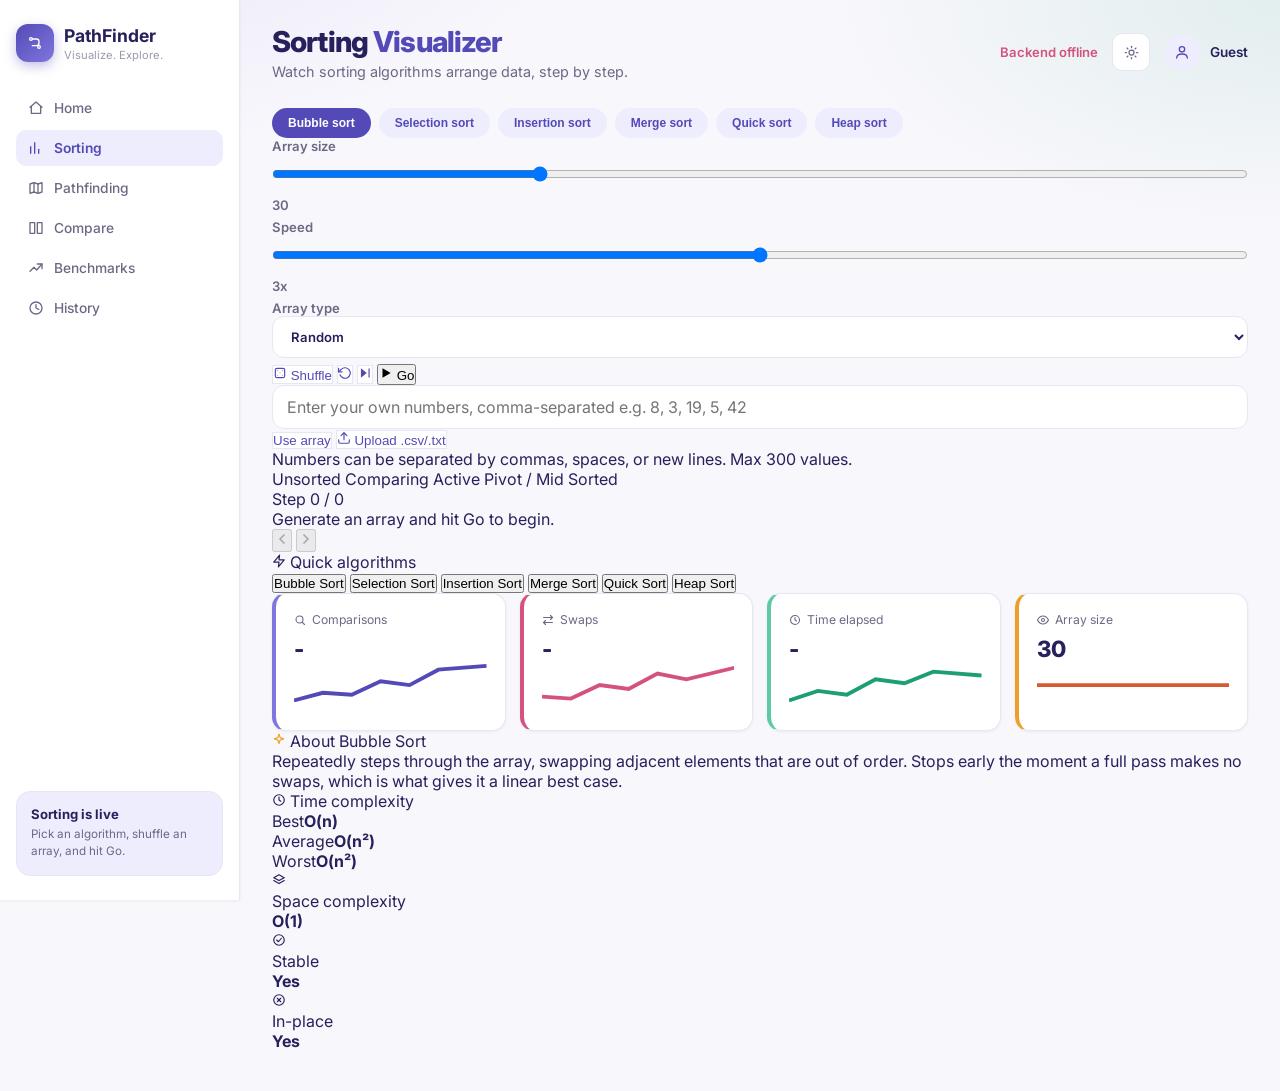
<file: frontend/index.html>
<!DOCTYPE html>
<html lang="en">
<head>
  <meta charset="UTF-8" />
  <meta name="viewport" content="width=device-width, initial-scale=1.0" />
  <title>PathFinder — Sorting</title>
  <script>
    (function () {
      var t = localStorage.getItem("pf-theme");
      if (t === "dark" || t === "light") document.documentElement.setAttribute("data-theme", t);
      else if (window.matchMedia("(prefers-color-scheme: dark)").matches) document.documentElement.setAttribute("data-theme", "dark");
    })();
  </script>
  <link rel="preconnect" href="https://fonts.googleapis.com">
  <link rel="stylesheet" href="https://fonts.googleapis.com/css2?family=Inter:wght@400;500;600;700;800&display=swap">
  <link rel="stylesheet" href="css/style.css" />
</head>
<body>
  <div class="nav-backdrop" data-nav-backdrop></div>
  <div class="app-shell">

    <aside class="sidebar">
      <a href="home.html" class="brand">
        <span class="brand-icon">
          <svg viewBox="0 0 24 24" width="16" height="16" fill="none" stroke="currentColor" stroke-width="2" stroke-linecap="round" stroke-linejoin="round"><circle cx="6" cy="6" r="2"/><circle cx="18" cy="18" r="2"/><path d="M8 6h6a4 4 0 0 1 4 4v2a4 4 0 0 1-4 4H8"/></svg>
        </span>
        <div>
          <h1>PathFinder</h1>
          <p class="tagline">Visualize. Explore.</p>
        </div>
      </a>

      <nav class="nav-list">
        <a href="home.html" class="nav-item">
          <svg viewBox="0 0 24 24" width="16" height="16" fill="none" stroke="currentColor" stroke-width="2" stroke-linecap="round" stroke-linejoin="round"><path d="M3 11l9-8 9 8"/><path d="M5 10v10h14V10"/></svg>Home
        </a>
        <a href="index.html" class="nav-item active">
          <svg viewBox="0 0 24 24" width="16" height="16" fill="none" stroke="currentColor" stroke-width="2" stroke-linecap="round" stroke-linejoin="round"><line x1="4" y1="20" x2="4" y2="10"/><line x1="10" y1="20" x2="10" y2="4"/><line x1="16" y1="20" x2="16" y2="14"/></svg>Sorting
        </a>
        <a href="pathfinding.html" class="nav-item">
          <svg viewBox="0 0 24 24" width="16" height="16" fill="none" stroke="currentColor" stroke-width="2" stroke-linecap="round" stroke-linejoin="round"><path d="M3 6l6-2 6 2 6-2v14l-6 2-6-2-6 2z"/><line x1="9" y1="4" x2="9" y2="18"/><line x1="15" y1="6" x2="15" y2="20"/></svg>Pathfinding
        </a>
        <a href="compare.html" class="nav-item">
          <svg viewBox="0 0 24 24" width="16" height="16" fill="none" stroke="currentColor" stroke-width="2" stroke-linecap="round" stroke-linejoin="round"><rect x="3" y="4" width="7" height="16"/><rect x="14" y="4" width="7" height="16"/></svg>Compare
        </a>
        <a href="benchmarks.html" class="nav-item">
          <svg viewBox="0 0 24 24" width="16" height="16" fill="none" stroke="currentColor" stroke-width="2" stroke-linecap="round" stroke-linejoin="round"><polyline points="3 17 9 11 13 15 21 6"/><polyline points="14 6 21 6 21 13"/></svg>Benchmarks
        </a>
        <a href="history.html" class="nav-item">
          <svg viewBox="0 0 24 24" width="16" height="16" fill="none" stroke="currentColor" stroke-width="2" stroke-linecap="round" stroke-linejoin="round"><circle cx="12" cy="12" r="9"/><polyline points="12 7 12 12 16 14"/></svg>History
        </a>
      </nav>

      <div class="sidebar-card">
        <p class="sidebar-card-title">Sorting is live</p>
        <p class="sidebar-card-body">Pick an algorithm, shuffle an array, and hit Go.</p>
      </div>
    </aside>

    <main class="main-content">
      <div class="top-bar">
        <div class="top-bar-left">
          <button class="nav-toggle" data-nav-toggle aria-label="Open menu">
            <svg viewBox="0 0 24 24" width="18" height="18" fill="none" stroke="currentColor" stroke-width="2" stroke-linecap="round"><line x1="3" y1="6" x2="21" y2="6"/><line x1="3" y1="12" x2="21" y2="12"/><line x1="3" y1="18" x2="21" y2="18"/></svg>
          </button>
          <div>
            <h2>Sorting <span class="accent">Visualizer</span></h2>
            <p class="subtitle">Watch sorting algorithms arrange data, step by step.</p>
          </div>
        </div>
        <div class="top-bar-right">
          <p id="status" class="pending">Checking connection...</p>
          <button class="icon-toggle" data-theme-toggle aria-label="Toggle theme">
            <svg viewBox="0 0 24 24" width="15" height="15" fill="none" stroke="currentColor" stroke-width="2" stroke-linecap="round"><circle cx="12" cy="12" r="4"/><line x1="12" y1="2" x2="12" y2="4"/><line x1="12" y1="20" x2="12" y2="22"/><line x1="4.9" y1="4.9" x2="6.3" y2="6.3"/><line x1="17.7" y1="17.7" x2="19.1" y2="19.1"/><line x1="2" y1="12" x2="4" y2="12"/><line x1="20" y1="12" x2="22" y2="12"/><line x1="4.9" y1="19.1" x2="6.3" y2="17.7"/><line x1="17.7" y1="6.3" x2="19.1" y2="4.9"/></svg>
          </button>
          <div class="profile">
            <span class="profile-avatar">
              <svg viewBox="0 0 24 24" width="16" height="16" fill="none" stroke="currentColor" stroke-width="2" stroke-linecap="round" stroke-linejoin="round"><circle cx="12" cy="8" r="4"/><path d="M4 21c0-4 4-6 8-6s8 2 8 6"/></svg>
            </span>
            <span class="profile-name">Guest</span>
          </div>
        </div>
      </div>

      <div class="content-grid">
        <div class="main-col">
          <section class="algo-pills" id="algo-pills">
            <button class="pill pill-bubble active" data-algorithm="bubble">Bubble sort</button>
            <button class="pill pill-selection" data-algorithm="selection">Selection sort</button>
            <button class="pill pill-insertion" data-algorithm="insertion">Insertion sort</button>
            <button class="pill pill-merge" data-algorithm="merge">Merge sort</button>
            <button class="pill pill-quick" data-algorithm="quick">Quick sort</button>
            <button class="pill pill-heap" data-algorithm="heap">Heap sort</button>
          </section>

          <section class="visualizer-panel">
            <div class="panel-controls">
              <div class="slider-group">
                <label>
                  Array size
                  <div class="slider-row">
                    <input type="range" id="size-slider" min="5" max="100" value="30" />
                    <span id="size-value">30</span>
                  </div>
                </label>
                <label>
                  Speed
                  <div class="slider-row">
                    <input type="range" id="speed-slider" min="1" max="5" value="3" />
                    <span id="speed-value">3x</span>
                  </div>
                </label>
                <label>
                  Array type
                  <select id="array-type-select" class="algo-select">
                    <option value="random">Random</option>
                    <option value="sorted">Already sorted</option>
                    <option value="reverse">Reverse sorted</option>
                    <option value="nearly_sorted">Nearly sorted</option>
                    <option value="duplicates">Duplicate-heavy</option>
                  </select>
                </label>
              </div>
              <div class="button-row">
                <button id="generate-btn" class="btn-soft">
                  <svg viewBox="0 0 24 24" width="14" height="14" fill="none" stroke="currentColor" stroke-width="2" stroke-linecap="round" stroke-linejoin="round"><rect x="4" y="4" width="16" height="16" rx="3"/><circle cx="8" cy="8" r="0.8" fill="currentColor" stroke="none"/><circle cx="16" cy="8" r="0.8" fill="currentColor" stroke="none"/><circle cx="8" cy="16" r="0.8" fill="currentColor" stroke="none"/><circle cx="16" cy="16" r="0.8" fill="currentColor" stroke="none"/><circle cx="12" cy="12" r="0.8" fill="currentColor" stroke="none"/></svg>
                  Shuffle
                </button>
                <button id="reset-btn" class="btn-soft" aria-label="Reset to original array">
                  <svg viewBox="0 0 24 24" width="14" height="14" fill="none" stroke="currentColor" stroke-width="2" stroke-linecap="round" stroke-linejoin="round"><polyline points="1 4 1 10 7 10"/><path d="M3.51 15a9 9 0 1 0 2.13-9.36L1 10"/></svg>
                </button>
                <button id="skip-end-btn" class="btn-soft" aria-label="Jump to sorted result">
                  <svg viewBox="0 0 24 24" width="14" height="14" fill="none" stroke="currentColor" stroke-width="2" stroke-linecap="round" stroke-linejoin="round"><polygon points="5 4 15 12 5 20" fill="currentColor" stroke="none"/><line x1="19" y1="5" x2="19" y2="19"/></svg>
                </button>
                <button id="run-btn" class="btn-solid">
                  <svg id="run-btn-icon" viewBox="0 0 24 24" width="14" height="14" fill="currentColor" stroke="none"><polygon points="6 4 20 12 6 20"/></svg>
                  <span id="run-btn-label">Go</span>
                </button>
              </div>
            </div>

            <div id="array-container" class="array-container"></div>

            <div class="custom-input-row">
              <input type="text" id="custom-input-field" class="custom-input-field"
                     placeholder="Enter your own numbers, comma-separated e.g. 8, 3, 19, 5, 42" />
              <button id="custom-use-btn" class="btn-soft">Use array</button>
              <button id="custom-upload-btn" class="btn-soft">
                <svg viewBox="0 0 24 24" width="14" height="14" fill="none" stroke="currentColor" stroke-width="2" stroke-linecap="round" stroke-linejoin="round"><path d="M21 15v4a2 2 0 0 1-2 2H5a2 2 0 0 1-2-2v-4"/><polyline points="17 8 12 3 7 8"/><line x1="12" y1="3" x2="12" y2="15"/></svg>
                Upload .csv/.txt
              </button>
              <input type="file" id="custom-file-input" accept=".csv,.txt" style="display:none;" />
            </div>
            <p class="custom-input-hint" id="custom-input-hint">Numbers can be separated by commas, spaces, or new lines. Max 300 values.</p>

            <div class="legend">
              <span><i class="dot dot-unsorted"></i>Unsorted</span>
              <span><i class="dot dot-comparing"></i>Comparing</span>
              <span><i class="dot dot-active"></i>Active</span>
              <span><i class="dot dot-pivot"></i>Pivot / Mid</span>
              <span><i class="dot dot-sorted"></i>Sorted</span>
            </div>
          </section>

          <section class="step-banner" id="step-banner">
            <div>
              <p class="step-count" id="step-count">Step 0 / 0</p>
              <p class="step-desc" id="step-desc">Generate an array and hit Go to begin.</p>
            </div>
            <div class="step-buttons">
              <button id="prev-step-btn" aria-label="Previous step">
                <svg viewBox="0 0 24 24" width="16" height="16" fill="none" stroke="currentColor" stroke-width="2.5" stroke-linecap="round" stroke-linejoin="round"><polyline points="15 18 9 12 15 6"/></svg>
              </button>
              <button id="next-step-btn" aria-label="Next step">
                <svg viewBox="0 0 24 24" width="16" height="16" fill="none" stroke="currentColor" stroke-width="2.5" stroke-linecap="round" stroke-linejoin="round"><polyline points="9 18 15 12 9 6"/></svg>
              </button>
            </div>
          </section>

          <section class="bottom-row">
            <div class="quick-algo-card">
              <p class="quick-algo-title">
                <svg viewBox="0 0 24 24" width="14" height="14" fill="none" stroke="currentColor" stroke-width="2" stroke-linecap="round" stroke-linejoin="round"><polygon points="13 2 3 14 12 14 11 22 21 10 12 10 13 2"/></svg>
                Quick algorithms
              </p>
              <div class="quick-algo-grid">
                <button class="quick-btn active" data-algorithm="bubble">Bubble Sort</button>
                <button class="quick-btn" data-algorithm="selection">Selection Sort</button>
                <button class="quick-btn" data-algorithm="insertion">Insertion Sort</button>
                <button class="quick-btn" data-algorithm="merge">Merge Sort</button>
                <button class="quick-btn" data-algorithm="quick">Quick Sort</button>
                <button class="quick-btn" data-algorithm="heap">Heap Sort</button>
              </div>
            </div>

            <div class="stats-grid">
              <div class="stat-card stat-purple">
                <p><svg viewBox="0 0 24 24" width="12" height="12" fill="none" stroke="currentColor" stroke-width="2.2" stroke-linecap="round" stroke-linejoin="round"><circle cx="11" cy="11" r="7"/><line x1="21" y1="21" x2="16.65" y2="16.65"/></svg>Comparisons</p>
                <strong id="stat-comparisons">-</strong>
                <svg class="spark" viewBox="0 0 100 24" preserveAspectRatio="none"><polyline points="0,20 15,16 30,17 45,10 60,12 75,4 100,2" fill="none" stroke="#534AB7" stroke-width="2"/></svg>
              </div>
              <div class="stat-card stat-pink">
                <p><svg viewBox="0 0 24 24" width="12" height="12" fill="none" stroke="currentColor" stroke-width="2.2" stroke-linecap="round" stroke-linejoin="round"><polyline points="17 3 21 7 17 11"/><path d="M21 7H3"/><polyline points="7 21 3 17 7 13"/><path d="M3 17h18"/></svg>Swaps</p>
                <strong id="stat-swaps">-</strong>
                <svg class="spark" viewBox="0 0 100 24" preserveAspectRatio="none"><polyline points="0,18 15,19 30,12 45,14 60,6 75,9 100,3" fill="none" stroke="#D4537E" stroke-width="2"/></svg>
              </div>
              <div class="stat-card stat-teal">
                <p><svg viewBox="0 0 24 24" width="12" height="12" fill="none" stroke="currentColor" stroke-width="2.2" stroke-linecap="round" stroke-linejoin="round"><circle cx="12" cy="12" r="9"/><polyline points="12 7 12 12 15 14"/></svg>Time elapsed</p>
                <strong id="stat-time">-</strong>
                <svg class="spark" viewBox="0 0 100 24" preserveAspectRatio="none"><polyline points="0,20 15,15 30,17 45,9 60,11 75,5 100,7" fill="none" stroke="#1D9E75" stroke-width="2"/></svg>
              </div>
              <div class="stat-card stat-coral">
                <p><svg viewBox="0 0 24 24" width="12" height="12" fill="none" stroke="currentColor" stroke-width="2.2" stroke-linecap="round" stroke-linejoin="round"><path d="M1 12s4-8 11-8 11 8 11 8-4 8-11 8-11-8-11-8z"/><circle cx="12" cy="12" r="3"/></svg>Array size</p>
                <strong id="stat-size">-</strong>
                <svg class="spark" viewBox="0 0 100 24" preserveAspectRatio="none"><polyline points="0,12 15,12 30,12 45,12 60,12 75,12 100,12" fill="none" stroke="#D85A30" stroke-width="2"/></svg>
              </div>
            </div>
          </section>
        </div>

        <aside class="about-card">
          <p class="about-title">
            <svg viewBox="0 0 24 24" width="14" height="14" fill="none" stroke="#EF9F27" stroke-width="2" stroke-linecap="round" stroke-linejoin="round"><path d="M12 2l2 6 6 2-6 2-2 6-2-6-6-2 6-2z"/></svg>
            About <span id="about-name">Bubble Sort</span>
          </p>
          <p class="about-desc" id="about-desc">Repeatedly steps through the array, swapping adjacent elements that are out of order, until nothing more needs swapping.</p>

          <div class="complexity-block">
            <p class="complexity-label">
              <svg viewBox="0 0 24 24" width="14" height="14" fill="none" stroke="currentColor" stroke-width="2" stroke-linecap="round" stroke-linejoin="round"><circle cx="12" cy="12" r="9"/><polyline points="12 7 12 12 15 14"/></svg>
              Time complexity
            </p>
            <div class="complexity-grid">
              <div><span>Best</span><strong id="about-time-best">O(n)</strong></div>
              <div><span>Average</span><strong id="about-time-avg">O(n&sup2;)</strong></div>
              <div><span>Worst</span><strong id="about-time-worst">O(n&sup2;)</strong></div>
            </div>
          </div>
          <div class="about-stat">
            <span class="about-stat-icon"><svg viewBox="0 0 24 24" width="14" height="14" fill="none" stroke="currentColor" stroke-width="2" stroke-linecap="round" stroke-linejoin="round"><polygon points="12 3 21 8 12 13 3 8 12 3"/><polyline points="3 13 12 18 21 13"/></svg></span>
            <div><p>Space complexity</p><strong id="about-space">O(1)</strong></div>
          </div>
          <div class="about-stat">
            <span class="about-stat-icon"><svg viewBox="0 0 24 24" width="14" height="14" fill="none" stroke="currentColor" stroke-width="2" stroke-linecap="round" stroke-linejoin="round"><circle cx="12" cy="12" r="9"/><polyline points="8 12 11 15 16 9"/></svg></span>
            <div><p>Stable</p><strong id="about-stable" class="ok-text">Yes</strong></div>
          </div>
          <div class="about-stat">
            <span class="about-stat-icon"><svg viewBox="0 0 24 24" width="14" height="14" fill="none" stroke="currentColor" stroke-width="2" stroke-linecap="round" stroke-linejoin="round"><circle cx="12" cy="12" r="9"/><line x1="9" y1="9" x2="15" y2="15"/><line x1="15" y1="9" x2="9" y2="15"/></svg></span>
            <div><p>In-place</p><strong id="about-inplace" class="ok-text">Yes</strong></div>
          </div>
        </aside>
      </div>
    </main>
  </div>

  <div id="bar-tooltip" class="bar-tooltip"></div>

  <script src="js/theme.js"></script>
  <script src="js/api.js"></script>
  <script src="js/main.js"></script>
</body>
</html>
</file>
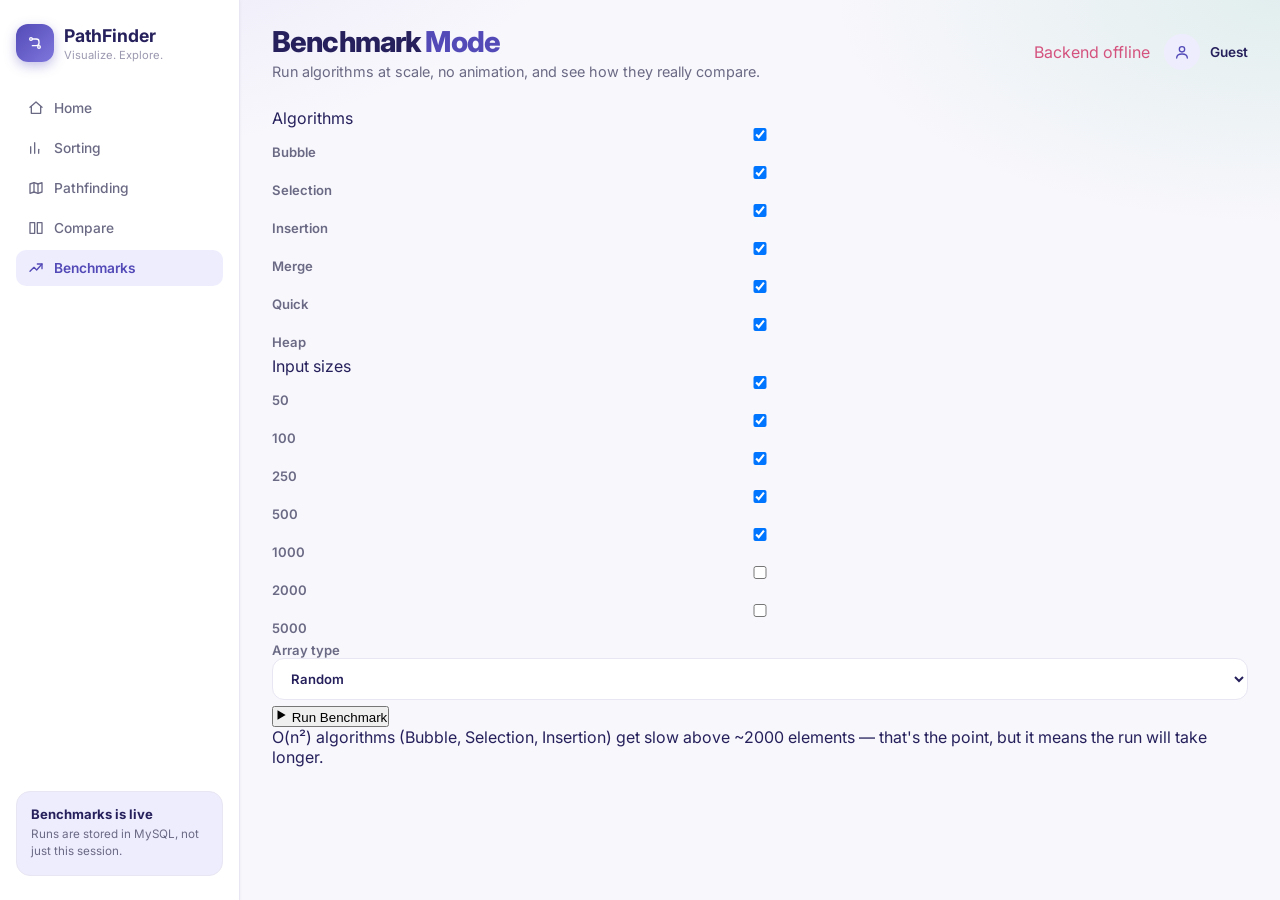
<file: frontend/benchmark.html>
<!DOCTYPE html>
<html lang="en">
<head>
  <meta charset="UTF-8" />
  <meta name="viewport" content="width=device-width, initial-scale=1.0" />
  <title>PathFinder</title>
  <link rel="preconnect" href="https://fonts.googleapis.com">
  <link rel="stylesheet" href="https://fonts.googleapis.com/css2?family=Inter:wght@400;500;700&display=swap">
  <link rel="stylesheet" href="css/style.css" />
</head>
<body>
  <div class="app-shell">

    <aside class="sidebar">
      <div class="brand">
        <span class="brand-icon">
          <svg viewBox="0 0 24 24" width="16" height="16" fill="none" stroke="currentColor" stroke-width="2" stroke-linecap="round" stroke-linejoin="round"><circle cx="6" cy="6" r="2"/><circle cx="18" cy="18" r="2"/><path d="M8 6h6a4 4 0 0 1 4 4v2a4 4 0 0 1-4 4H8"/></svg>
        </span>
        <div>
          <h1>PathFinder</h1>
          <p class="tagline">Visualize. Explore.</p>
        </div>
      </div>

      <nav class="nav-list">
        <a href="#" class="nav-item disabled" data-tooltip="Coming in a later phase">
          <svg viewBox="0 0 24 24" width="16" height="16" fill="none" stroke="currentColor" stroke-width="2" stroke-linecap="round" stroke-linejoin="round"><path d="M3 11l9-8 9 8"/><path d="M5 10v10h14V10"/></svg>Home
        </a>
        <a href="index.html" class="nav-item">
          <svg viewBox="0 0 24 24" width="16" height="16" fill="none" stroke="currentColor" stroke-width="2" stroke-linecap="round" stroke-linejoin="round"><line x1="4" y1="20" x2="4" y2="10"/><line x1="10" y1="20" x2="10" y2="4"/><line x1="16" y1="20" x2="16" y2="14"/></svg>Sorting
        </a>
        <a href="pathfinding.html" class="nav-item">
          <svg viewBox="0 0 24 24" width="16" height="16" fill="none" stroke="currentColor" stroke-width="2" stroke-linecap="round" stroke-linejoin="round"><path d="M3 6l6-2 6 2 6-2v14l-6 2-6-2-6 2z"/><line x1="9" y1="4" x2="9" y2="18"/><line x1="15" y1="6" x2="15" y2="20"/></svg>Pathfinding
        </a>
        <a href="compare.html" class="nav-item">
          <svg viewBox="0 0 24 24" width="16" height="16" fill="none" stroke="currentColor" stroke-width="2" stroke-linecap="round" stroke-linejoin="round"><rect x="3" y="4" width="7" height="16"/><rect x="14" y="4" width="7" height="16"/></svg>Compare
        </a>
        <a href="#" class="nav-item active">
          <svg viewBox="0 0 24 24" width="16" height="16" fill="none" stroke="currentColor" stroke-width="2" stroke-linecap="round" stroke-linejoin="round"><polyline points="3 17 9 11 13 15 21 6"/><polyline points="14 6 21 6 21 13"/></svg>Benchmarks
        </a>
      </nav>

      <div class="sidebar-card">
        <p class="sidebar-card-title">Benchmarks is live</p>
        <p class="sidebar-card-body">Runs are stored in MySQL, not just this session.</p>
      </div>
    </aside>

    <main class="main-content">
      <div class="top-bar">
        <div>
          <h2>Benchmark <span class="accent">Mode</span></h2>
          <p class="subtitle">Run algorithms at scale, no animation, and see how they really compare.</p>
        </div>
        <div class="top-bar-right">
          <p id="status">Checking connection...</p>
          <div class="profile">
            <span class="profile-avatar">
              <svg viewBox="0 0 24 24" width="16" height="16" fill="none" stroke="currentColor" stroke-width="2" stroke-linecap="round" stroke-linejoin="round"><circle cx="12" cy="8" r="4"/><path d="M4 21c0-4 4-6 8-6s8 2 8 6"/></svg>
            </span>
            <span class="profile-name">Guest</span>
          </div>
        </div>
      </div>

      <section class="visualizer-panel">
        <div class="bench-controls">
          <div>
            <p class="bench-section-label">Algorithms</p>
            <div class="algo-checks" id="algo-checks">
              <label class="check-pill"><input type="checkbox" value="bubble" checked>Bubble</label>
              <label class="check-pill"><input type="checkbox" value="selection" checked>Selection</label>
              <label class="check-pill"><input type="checkbox" value="insertion" checked>Insertion</label>
              <label class="check-pill"><input type="checkbox" value="merge" checked>Merge</label>
              <label class="check-pill"><input type="checkbox" value="quick" checked>Quick</label>
              <label class="check-pill"><input type="checkbox" value="heap" checked>Heap</label>
            </div>
          </div>

          <div>
            <p class="bench-section-label">Input sizes</p>
            <div class="algo-checks" id="size-checks">
              <label class="check-pill"><input type="checkbox" value="50" checked>50</label>
              <label class="check-pill"><input type="checkbox" value="100" checked>100</label>
              <label class="check-pill"><input type="checkbox" value="250" checked>250</label>
              <label class="check-pill"><input type="checkbox" value="500" checked>500</label>
              <label class="check-pill"><input type="checkbox" value="1000" checked>1000</label>
              <label class="check-pill"><input type="checkbox" value="2000">2000</label>
              <label class="check-pill"><input type="checkbox" value="5000">5000</label>
            </div>
          </div>

          <div class="bench-row-2">
            <label class="bench-select-label">
              Array type
              <select id="array-type-select" class="algo-select">
                <option value="random">Random</option>
                <option value="sorted">Already sorted</option>
                <option value="reverse">Reverse sorted</option>
                <option value="nearly_sorted">Nearly sorted</option>
                <option value="duplicates">Duplicate-heavy</option>
              </select>
            </label>
            <button id="run-btn" class="btn-solid">
              <svg id="run-btn-icon" viewBox="0 0 24 24" width="14" height="14" fill="currentColor" stroke="none"><polygon points="6 4 20 12 6 20"/></svg>
              <span id="run-btn-label">Run Benchmark</span>
            </button>
          </div>

          <p class="bench-warning">O(n&sup2;) algorithms (Bubble, Selection, Insertion) get slow above ~2000 elements &mdash; that's the point, but it means the run will take longer.</p>
        </div>

        <div class="bench-progress" id="bench-progress" style="display:none;">
          <div class="bench-progress-bar"><div class="bench-progress-fill" id="bench-progress-fill"></div></div>
          <p id="bench-progress-text">Running...</p>
        </div>
      </section>

      <section class="visualizer-panel" id="chart-panel" style="display:none;">
        <div class="chart-tabs" id="chart-tabs">
          <button class="chart-tab active" data-metric="execution_time_ms">Time (ms)</button>
          <button class="chart-tab" data-metric="comparisons">Comparisons</button>
          <button class="chart-tab" data-metric="memory_kb">Memory (KB)</button>
        </div>
        <div id="chart-container"></div>
        <div class="legend" id="chart-legend"></div>
      </section>

      <section class="bench-table-card" id="results-table-card" style="display:none;">
        <p class="quick-algo-title">Raw results</p>
        <div class="bench-table-wrap">
          <table class="bench-table" id="results-table">
            <thead>
              <tr><th>Algorithm</th><th>Size</th><th>Type</th><th>Comparisons</th><th>Swaps</th><th>Time (ms)</th><th>Memory (KB)</th></tr>
            </thead>
            <tbody id="results-tbody"></tbody>
          </table>
        </div>
      </section>
    </main>
  </div>

  <script src="js/api.js"></script>
  <script src="js/benchmarks.js"></script>
</body>
</html>
</file>
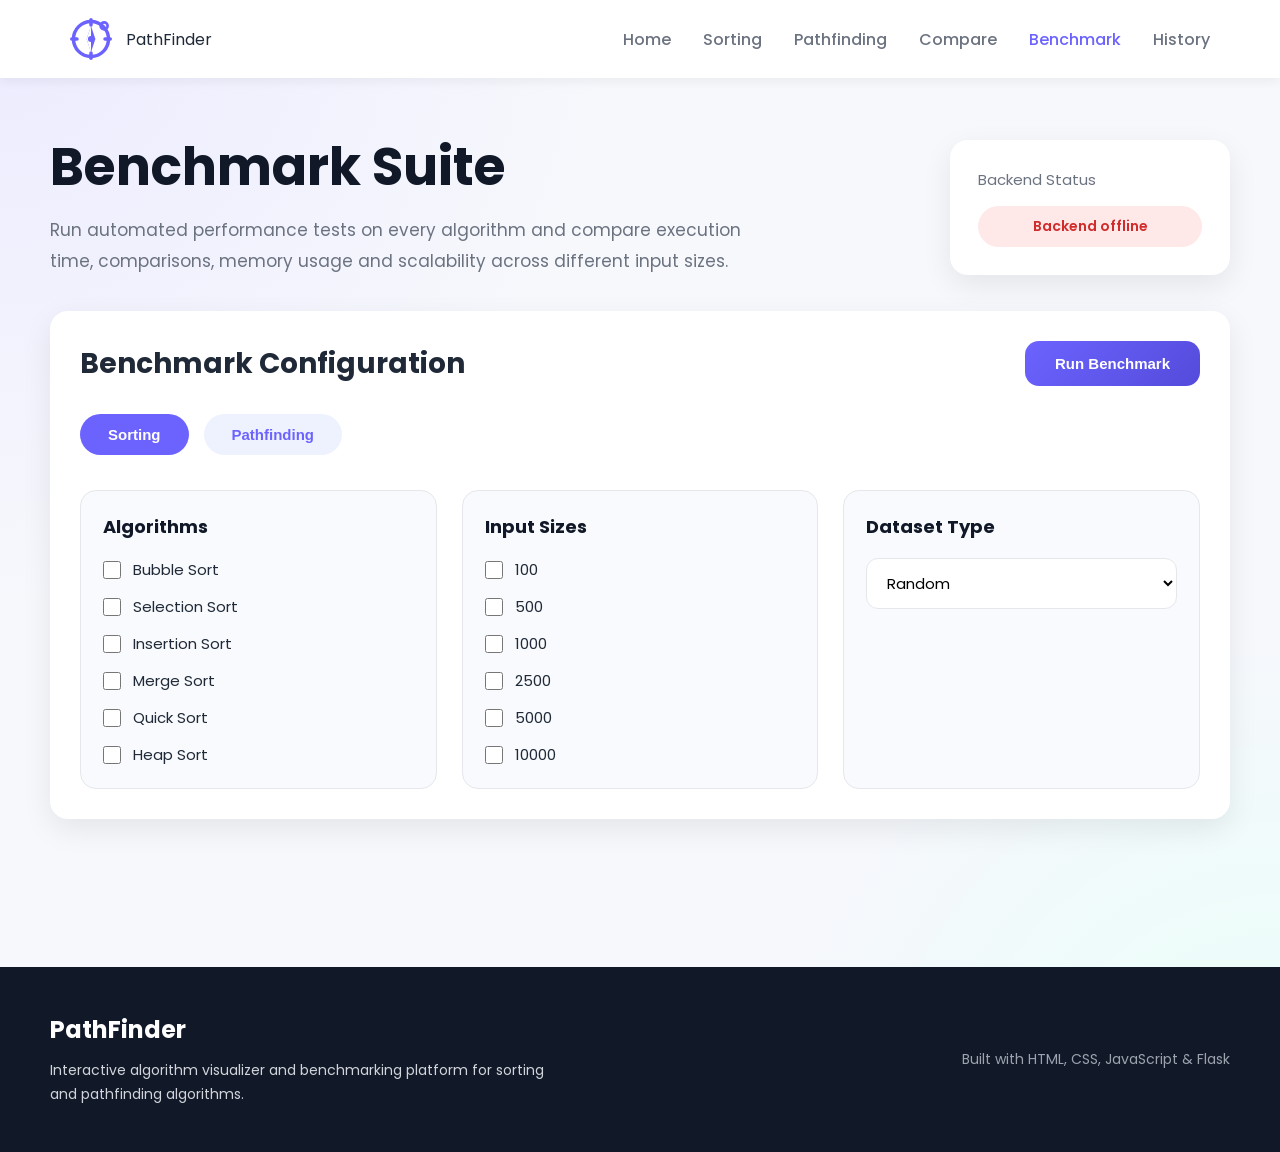
<file: frontend/benchmarks.html>
<!DOCTYPE html>
<html lang="en">

<head>
    <meta charset="UTF-8">
    <meta name="viewport" content="width=device-width, initial-scale=1.0">
    <title>PathFinder | Benchmark Suite</title>

    <link rel="stylesheet" href="css/benchmark.css">

    <link rel="preconnect" href="https://fonts.googleapis.com">
    <link rel="preconnect" href="https://fonts.gstatic.com" crossorigin>

    <link href="https://fonts.googleapis.com/css2?family=Poppins:wght@300;400;500;600;700&display=swap"
        rel="stylesheet">

    <script defer src="js/api.js"></script>
    <script defer src="js/benchmarks.js"></script>
</head>

<body>

  <!-- =======================================================
                        Navigation
  ======================================================== -->

  <nav class="navbar">
    <div class="logo">
      <svg xmlns="http://www.w3.org/2000/svg"
         width="42"
         height="42"
         viewBox="0 0 48 48"
         class="logo-icon">

        <circle cx="24" cy="24" r="20"
          fill="none"
          stroke="#6C63FF"
          stroke-width="4"/>
        <line x1="24" y1="2" x2="24" y2="8"
          stroke="#6C63FF"
          stroke-width="4"
          stroke-linecap="round"/>
        <line x1="24" y1="40" x2="24" y2="46"
          stroke="#6C63FF"
          stroke-width="4"
          stroke-linecap="round"/>
        <line x1="2" y1="24" x2="8" y2="24"
          stroke="#6C63FF"
          stroke-width="4"
          stroke-linecap="round"/>
        <line x1="40" y1="24" x2="46" y2="24"
          stroke="#6C63FF"
          stroke-width="4"
          stroke-linecap="round"/>
        <polygon points="24,9 29,24 24,39 19,24"
          fill="#6C63FF"/>
        <polygon points="24,9 24,39 19,24"
          fill="#FFFFFF"/>
        <circle cx="24" cy="24" r="3.5"
          fill="#6C63FF"/>
        <circle cx="39" cy="9" r="4"
          fill="none"
          stroke="#6C63FF"
          stroke-width="3"/>
      </svg>

      <span>PathFinder</span>
    </div>

    <ul class="nav-links">
      <li><a href="home.html">Home</a></li>
      <li><a href="index.html">Sorting</a></li>
      <li><a href="pathfinding.html">Pathfinding</a></li>
      <li><a href="compare.html">Compare</a></li>
      <li><a href="benchmarks.html" class="active">Benchmark</a></li>
      <li><a href="history.html">History</a></li>
    </ul>
  </nav>

  <!-- =======================================================
                        Hero
  ======================================================== -->

  <section class="hero">

    <div class="hero-left">
      <h1>
        Benchmark Suite
      </h1>
      <p>
        Run automated performance tests on every algorithm and
        compare execution time, comparisons, memory usage and
        scalability across different input sizes.
      </p>
    </div>

    <div class="hero-right">
      <div class="status-card">
        <span class="status-title">
            Backend Status
        </span>

        <span id="status" class="status waiting">
          Connecting...
        </span>
      </div>
    </div>

  </section>

  <!-- =======================================================
                    Benchmark Controls
  ======================================================== -->

  <main class="benchmark-wrapper">

    <section class="control-card">

      <div class="card-header">
        <h2>Benchmark Configuration</h2>
        <button id="run-btn" class="run-btn">
          <span id="run-btn-label">
            Run Benchmark
          </span>
        </button>
      </div>

      <!-- ==============================
                    Category Tabs
      =============================== -->

      <div id="category-tabs" class="category-tabs">
        <button
          class="pill active"
          data-category="sorting">
          Sorting
        </button>
        <button
          class="pill"
          data-category="pathfinding">
          Pathfinding
        </button>
      </div>

      <!-- ====================================================
                        SORTING CONTROLS
      ===================================================== -->

      <div
        id="sorting-controls"
        class="controls-section">
        <div class="control-grid">

        <!-- Algorithms -->

          <div class="control-box">
            <h3>Algorithms</h3>
            <div
              id="algo-checks"
              class="checkbox-grid">
              <label><input type="checkbox" value="bubble">Bubble Sort</label>
              <label><input type="checkbox" value="selection">Selection Sort</label>
              <label><input type="checkbox" value="insertion">Insertion Sort</label>
              <label><input type="checkbox" value="merge">Merge Sort</label>
              <label><input type="checkbox" value="quick">Quick Sort</label>
              <label><input type="checkbox" value="heap">Heap Sort</label>
            </div>
          </div>

          <!-- Input Sizes -->

          <div class="control-box">
            <h3>Input Sizes</h3>
            <div
              id="size-checks"
              class="checkbox-grid">
              <label><input type="checkbox" value="100">100</label>
              <label><input type="checkbox" value="500">500</label>
              <label><input type="checkbox" value="1000">1000</label>
              <label><input type="checkbox" value="2500">2500</label>
              <label><input type="checkbox" value="5000">5000</label>
              <label><input type="checkbox" value="10000">10000</label>
            </div>
          </div>
          <!-- Dataset -->
          <div class="control-box">
            <h3>Dataset Type</h3>
            <select id="array-type-select">
              <option value="random" selected>Random</option>
              <option value="sorted">Sorted</option>
              <option value="reverse">Reverse Sorted</option>
              <option value="nearly_sorted">Nearly Sorted</option>
            </select>
          </div>
        </div>
      </div>

      <!-- =====================================================
                        PATHFINDING CONTROLS
      ====================================================== -->

      <div
        id="pathfinding-controls"
        class="controls-section"
        style="display:none;">
        <div class="control-grid">

        <!-- Algorithms -->

          <div class="control-box">
            <h3>Algorithms</h3>
            <div
              id="pf-algo-checks"
              class="checkbox-grid">
              <label><input type="checkbox" value="bfs">Breadth First Search</label>
              <label><input type="checkbox" value="dfs">Depth First Search</label>
              <label><input type="checkbox" value="dijkstra">Dijkstra</label>
              <label><input type="checkbox" value="astar">A* Search</label>
              <label><input type="checkbox" value="greedy">Greedy Best First</label>
            </div>
          </div>

          <!-- Grid Sizes -->

          <div class="control-box">
            <h3>Grid Size</h3>
            <div
              id="pf-size-checks"
              class="checkbox-grid">
              <label><input type="checkbox" value="20">20 × 20</label>
              <label><input type="checkbox" value="30">30 × 30</label>
              <label><input type="checkbox" value="40">40 × 40</label>
              <label><input type="checkbox" value="50">50 × 50</label>
              <label><input type="checkbox" value="60">60 × 60</label>
              <label><input type="checkbox" value="75">75 × 75</label>
            </div>
          </div>

          <!-- Wall Density -->

          <div class="control-box">
            <h3>Wall Density</h3>
            <select id="pf-density-select">
              <option value="sparse">Sparse</option>
              <option value="dense" selected>Dense</option>
              <option value="maze">Maze</option>
            </select>
          </div>
        </div>
      </div>

    </section>

    <!-- ===========================================
                    Progress
    ============================================ -->

    <section
      id="bench-progress"
      class="progress-card"
      style="display:none;">

      <div class="progress-header">
        <h3>Benchmark Progress</h3>
        <span id="bench-progress-text">Preparing...</span>
      </div>
      <div class="progress-track">
        <div id="bench-progress-fill">
        </div>
      </div>

    </section>

    <!-- ===========================================
                    Performance Graph
    ============================================ -->

    <section
      id="chart-panel"
      class="chart-card"
      style="display:none;">

      <div class="chart-header">
        <h2>Performance Analysis</h2>
        <div
          id="chart-tabs"
          class="chart-tabs">
          <button
            class="chart-tab active"
            data-metric="execution_time_ms">
            Execution Time
          </button>
          <button
            id="tab-comparisons"
            class="chart-tab"
            data-metric="comparisons">
            Comparisons
          </button>
          <button
            class="chart-tab"
            data-metric="memory_kb">
            Memory
          </button>
        </div>
      </div>

      <div
        id="chart-container"
        class="chart-container">
      </div>
      <div
        id="chart-legend"
        class="chart-legend">
      </div>

    </section>

    <!-- ===========================================
                    Benchmark Results
    ============================================ -->

    <section
      id="results-table-card"
      class="results-card"
      style="display:none;">

      <div class="results-header">
        <div>
          <h2>Benchmark Results</h2>
          <p>Detailed statistics for every benchmark execution.</p>
        </div>
          <button 
            id="export-btn"
            class="export-btn">
            Export CSV
          </button>
      </div>

      <div class="table-wrapper">
        <table class="results-table">
          <thead id="results-thead"></thead>
          <tbody id="results-tbody"></tbody>
        </table>
      </div>

    </section>

  </main>

  <!-- ===========================================
                    Footer
  ============================================ -->

  <footer class="footer">

    <div class="footer-content">
      <div class="footer-left">
        <h3>PathFinder</h3>
        <p>
          Interactive algorithm visualizer and benchmarking platform
          for sorting and pathfinding algorithms.
        </p>
      </div>
      <div class="footer-right">
        <span>Built with HTML, CSS, JavaScript & Flask</span>
      </div>
    </div>

  </footer>

</body>

</html>
</file>
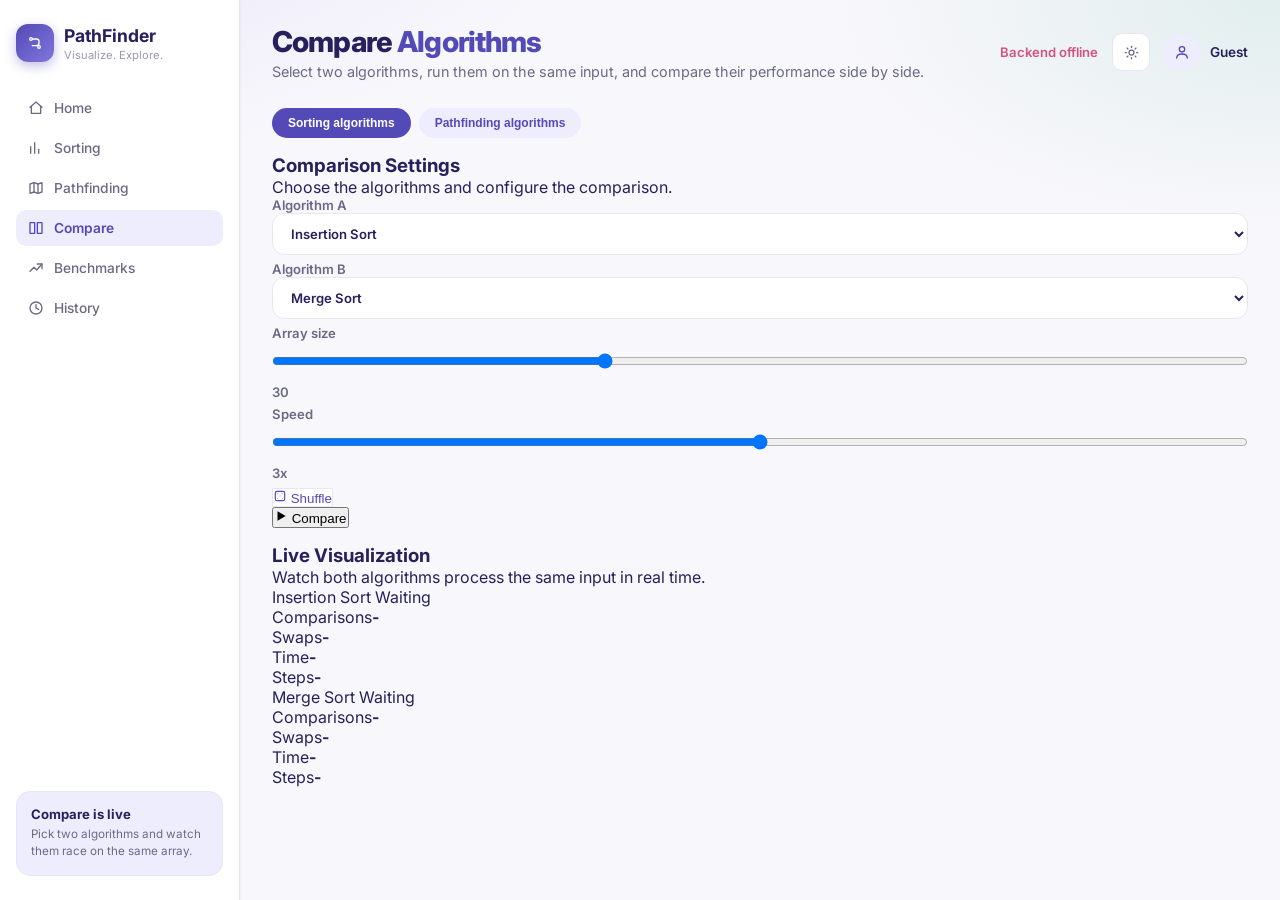
<file: frontend/compare.html>
<!DOCTYPE html>
<html lang="en">
<head>
  <meta charset="UTF-8" />
  <meta name="viewport" content="width=device-width, initial-scale=1.0" />
  <title>PathFinder — Compare</title>
  <script>
    (function () {
      var t = localStorage.getItem("pf-theme");
      if (t === "dark" || t === "light") document.documentElement.setAttribute("data-theme", t);
      else if (window.matchMedia("(prefers-color-scheme: dark)").matches) document.documentElement.setAttribute("data-theme", "dark");
    })();
  </script>
  <link rel="preconnect" href="https://fonts.googleapis.com">
  <link rel="stylesheet" href="https://fonts.googleapis.com/css2?family=Inter:wght@400;500;600;700;800&display=swap">
  <link rel="stylesheet" href="css/style.css" />
</head>
<body>
  <div class="nav-backdrop" data-nav-backdrop></div>
  <div class="app-shell">

    <aside class="sidebar">
      <a href="home.html" class="brand">
        <span class="brand-icon">
          <svg viewBox="0 0 24 24" width="16" height="16" fill="none" stroke="currentColor" stroke-width="2" stroke-linecap="round" stroke-linejoin="round"><circle cx="6" cy="6" r="2"/><circle cx="18" cy="18" r="2"/><path d="M8 6h6a4 4 0 0 1 4 4v2a4 4 0 0 1-4 4H8"/></svg>
        </span>
        <div>
          <h1>PathFinder</h1>
          <p class="tagline">Visualize. Explore.</p>
        </div>
      </a>

      <nav class="nav-list">
        <a href="home.html" class="nav-item">
          <svg viewBox="0 0 24 24" width="16" height="16" fill="none" stroke="currentColor" stroke-width="2" stroke-linecap="round" stroke-linejoin="round"><path d="M3 11l9-8 9 8"/><path d="M5 10v10h14V10"/></svg>Home
        </a>
        <a href="index.html" class="nav-item">
          <svg viewBox="0 0 24 24" width="16" height="16" fill="none" stroke="currentColor" stroke-width="2" stroke-linecap="round" stroke-linejoin="round"><line x1="4" y1="20" x2="4" y2="10"/><line x1="10" y1="20" x2="10" y2="4"/><line x1="16" y1="20" x2="16" y2="14"/></svg>Sorting
        </a>
        <a href="pathfinding.html" class="nav-item">
          <svg viewBox="0 0 24 24" width="16" height="16" fill="none" stroke="currentColor" stroke-width="2" stroke-linecap="round" stroke-linejoin="round"><path d="M3 6l6-2 6 2 6-2v14l-6 2-6-2-6 2z"/><line x1="9" y1="4" x2="9" y2="18"/><line x1="15" y1="6" x2="15" y2="20"/></svg>Pathfinding
        </a>
        <a href="compare.html" class="nav-item active">
          <svg viewBox="0 0 24 24" width="16" height="16" fill="none" stroke="currentColor" stroke-width="2" stroke-linecap="round" stroke-linejoin="round"><rect x="3" y="4" width="7" height="16"/><rect x="14" y="4" width="7" height="16"/></svg>Compare
        </a>
        <a href="benchmarks.html" class="nav-item">
          <svg viewBox="0 0 24 24" width="16" height="16" fill="none" stroke="currentColor" stroke-width="2" stroke-linecap="round" stroke-linejoin="round"><polyline points="3 17 9 11 13 15 21 6"/><polyline points="14 6 21 6 21 13"/></svg>Benchmarks
        </a>
        <a href="history.html" class="nav-item">
          <svg viewBox="0 0 24 24" width="16" height="16" fill="none" stroke="currentColor" stroke-width="2" stroke-linecap="round" stroke-linejoin="round"><circle cx="12" cy="12" r="9"/><polyline points="12 7 12 12 16 14"/></svg>History
        </a>
      </nav>

      <div class="sidebar-card">
        <p class="sidebar-card-title">Compare is live</p>
        <p class="sidebar-card-body">Pick two algorithms and watch them race on the same array.</p>
      </div>
    </aside>

    <main class="main-content">
      <div class="top-bar">
        <div class="top-bar-left">
          <button class="nav-toggle" data-nav-toggle aria-label="Open menu">
            <svg viewBox="0 0 24 24" width="18" height="18" fill="none" stroke="currentColor" stroke-width="2" stroke-linecap="round"><line x1="3" y1="6" x2="21" y2="6"/><line x1="3" y1="12" x2="21" y2="12"/><line x1="3" y1="18" x2="21" y2="18"/></svg>
          </button>
          <div>
            <h2>Compare <span class="accent">Algorithms</span></h2>
            <p class="subtitle">
              Select two algorithms, run them on the same input, and compare their performance side by side.
            </p>
          </div>
        </div>
        <div class="top-bar-right">
          <p id="status" class="pending">Checking connection...</p>
          <button class="icon-toggle" data-theme-toggle aria-label="Toggle theme">
            <svg viewBox="0 0 24 24" width="15" height="15" fill="none" stroke="currentColor" stroke-width="2" stroke-linecap="round"><circle cx="12" cy="12" r="4"/><line x1="12" y1="2" x2="12" y2="4"/><line x1="12" y1="20" x2="12" y2="22"/><line x1="4.9" y1="4.9" x2="6.3" y2="6.3"/><line x1="17.7" y1="17.7" x2="19.1" y2="19.1"/><line x1="2" y1="12" x2="4" y2="12"/><line x1="20" y1="12" x2="22" y2="12"/><line x1="4.9" y1="19.1" x2="6.3" y2="17.7"/><line x1="17.7" y1="6.3" x2="19.1" y2="4.9"/></svg>
          </button>
          <div class="profile">
            <span class="profile-avatar">
              <svg viewBox="0 0 24 24" width="16" height="16" fill="none" stroke="currentColor" stroke-width="2" stroke-linecap="round" stroke-linejoin="round"><circle cx="12" cy="8" r="4"/><path d="M4 21c0-4 4-6 8-6s8 2 8 6"/></svg>
            </span>
            <span class="profile-name">Guest</span>
          </div>
        </div>
      </div>

      <section class="algo-pills" id="category-tabs" style="margin-bottom:1rem;">
        <button class="pill pill-merge active" data-category="sorting">Sorting algorithms</button>
        <button class="pill pill-quick" data-category="pathfinding">Pathfinding algorithms</button>
      </section>

      <section class="visualizer-panel" id="sorting-panel-controls">
        <div class="compare-section-title">
          <h3>Comparison Settings</h3>
          <p>Choose the algorithms and configure the comparison.</p>
        </div>
        <div class="panel-controls">
          <div class="slider-group">
            <label>
              Algorithm A
              <select id="algo-a-select" class="algo-select">
                <option value="bubble">Bubble Sort</option>
                <option value="selection">Selection Sort</option>
                <option value="insertion" selected>Insertion Sort</option>
                <option value="merge">Merge Sort</option>
                <option value="quick">Quick Sort</option>
                <option value="heap">Heap Sort</option>
              </select>
            </label>
            <label>
              Algorithm B
              <select id="algo-b-select" class="algo-select">
                <option value="bubble">Bubble Sort</option>
                <option value="selection">Selection Sort</option>
                <option value="insertion">Insertion Sort</option>
                <option value="merge" selected>Merge Sort</option>
                <option value="quick">Quick Sort</option>
                <option value="heap">Heap Sort</option>
              </select>
            </label>
            <label>
              Array size
              <div class="slider-row">
                <input type="range" id="size-slider" min="5" max="80" value="30" />
                <span id="size-value">30</span>
              </div>
            </label>
            <label>
              Speed
              <div class="slider-row">
                <input type="range" id="speed-slider" min="1" max="5" value="3" />
                <span id="speed-value">3x</span>
              </div>
            </label>
          </div>
          <div class="button-row">
            <button id="generate-btn" class="btn-soft">
              <svg viewBox="0 0 24 24" width="14" height="14" fill="none" stroke="currentColor" stroke-width="2" stroke-linecap="round" stroke-linejoin="round"><rect x="4" y="4" width="16" height="16" rx="3"/><circle cx="8" cy="8" r="0.8" fill="currentColor" stroke="none"/><circle cx="16" cy="8" r="0.8" fill="currentColor" stroke="none"/><circle cx="8" cy="16" r="0.8" fill="currentColor" stroke="none"/><circle cx="16" cy="16" r="0.8" fill="currentColor" stroke="none"/><circle cx="12" cy="12" r="0.8" fill="currentColor" stroke="none"/></svg>
              Shuffle
            </button>
          </div>
        </div>
      </section>

      <section class="visualizer-panel" id="pathfinding-panel-controls" style="display:none;">
        <div class="compare-section-title">
          <h3>Comparison Settings</h3>
          <p>Select two pathfinding algorithms and compare them on the same maze.</p>
        </div>
        <div class="panel-controls">
          <div class="slider-group">
            <label>
              Algorithm A
              <select id="pf-algo-a-select" class="algo-select">
                <option value="bfs" selected>BFS</option>
                <option value="dfs">DFS</option>
                <option value="dijkstra">Dijkstra</option>
                <option value="astar">A*</option>
                <option value="greedy">Greedy Best-First</option>
              </select>
            </label>
            <label>
              Algorithm B
              <select id="pf-algo-b-select" class="algo-select">
                <option value="bfs">BFS</option>
                <option value="dfs">DFS</option>
                <option value="dijkstra">Dijkstra</option>
                <option value="astar" selected>A*</option>
                <option value="greedy">Greedy Best-First</option>
              </select>
            </label>
            <label>
              Grid size
              <div class="slider-row">
                <input type="range" id="pf-size-slider" min="10" max="30" value="18" />
                <span id="pf-size-value">18</span>
              </div>
            </label>
            <label>
              Speed
              <div class="slider-row">
                <input type="range" id="pf-speed-slider" min="1" max="5" value="3" />
                <span id="pf-speed-value">3x</span>
              </div>
            </label>
          </div>
          <div class="button-row">
            <button id="pf-maze-btn" class="btn-soft">
              <svg viewBox="0 0 24 24" width="14" height="14" fill="none" stroke="currentColor" stroke-width="2" stroke-linecap="round" stroke-linejoin="round"><rect x="4" y="4" width="16" height="16" rx="3"/><circle cx="8" cy="8" r="0.8" fill="currentColor" stroke="none"/><circle cx="16" cy="8" r="0.8" fill="currentColor" stroke="none"/><circle cx="8" cy="16" r="0.8" fill="currentColor" stroke="none"/><circle cx="16" cy="16" r="0.8" fill="currentColor" stroke="none"/><circle cx="12" cy="12" r="0.8" fill="currentColor" stroke="none"/></svg>
              New maze
            </button>
          </div>
        </div>
        <p class="grid-hint">Start (top-left) and end (bottom-right) are fixed for a fair race &mdash; both algorithms search the identical maze.</p>
      </section>

      <div class="bench-row-2" style="margin-bottom:1rem;">
        <button id="run-btn" class="btn-solid">
          <svg id="run-btn-icon" viewBox="0 0 24 24" width="14" height="14" fill="currentColor" stroke="none"><polygon points="6 4 20 12 6 20"/></svg>
          <span id="run-btn-label">Compare</span>
        </button>
      </div>

      <div class="compare-section-title">
        <h3>Live Visualization</h3>
        <p>Watch both algorithms process the same input in real time.</p>
      </div>
      
      <div class="compare-grid">
        <div class="compare-panel">
          <div class="compare-panel-header compare-a">
            <span class="compare-dot"></span>
            <span id="panel-a-name">Insertion Sort</span>
            <span class="compare-status" id="panel-a-status">Waiting</span>
          </div>
          <div id="array-container-a" class="array-container compare-array"></div>
          <div id="grid-container-a" class="grid-container compare-array" style="display:none;"></div>
          <div class="compare-stats">
            <div><span id="label-a-1">Comparisons</span><strong id="stat-a-1">-</strong></div>
            <div><span id="label-a-2">Swaps</span><strong id="stat-a-2">-</strong></div>
            <div><span>Time</span><strong id="stat-a-time">-</strong></div>
            <div><span>Steps</span><strong id="stat-a-steps">-</strong></div>
          </div>
        </div>

        <div class="compare-panel">
          <div class="compare-panel-header compare-b">
            <span class="compare-dot"></span>
            <span id="panel-b-name">Merge Sort</span>
            <span class="compare-status" id="panel-b-status">Waiting</span>
          </div>
          <div id="array-container-b" class="array-container compare-array"></div>
          <div id="grid-container-b" class="grid-container compare-array" style="display:none;"></div>
          <div class="compare-stats">
            <div><span id="label-b-1">Comparisons</span><strong id="stat-b-1">-</strong></div>
            <div><span id="label-b-2">Swaps</span><strong id="stat-b-2">-</strong></div>
            <div><span>Time</span><strong id="stat-b-time">-</strong></div>
            <div><span>Steps</span><strong id="stat-b-steps">-</strong></div>
          </div>
        </div>
      </div>

      <section class="winner-card" id="winner-card" style="display:none;">
        <p class="winner-title"><svg viewBox="0 0 24 24" width="14" height="14" fill="none" stroke="#EF9F27" stroke-width="2" stroke-linecap="round" stroke-linejoin="round"><path d="M12 2l2 6 6 2-6 2-2 6-2-6-6-2 6-2z"/></svg>Comparison Summary</p>
        <div class="winner-grid" id="winner-grid"></div>
      </section>
    </main>
  </div>

  <script src="js/theme.js"></script>
  <script src="js/api.js"></script>
  <script src="js/compare.js"></script>
</body>
</html>
</file>
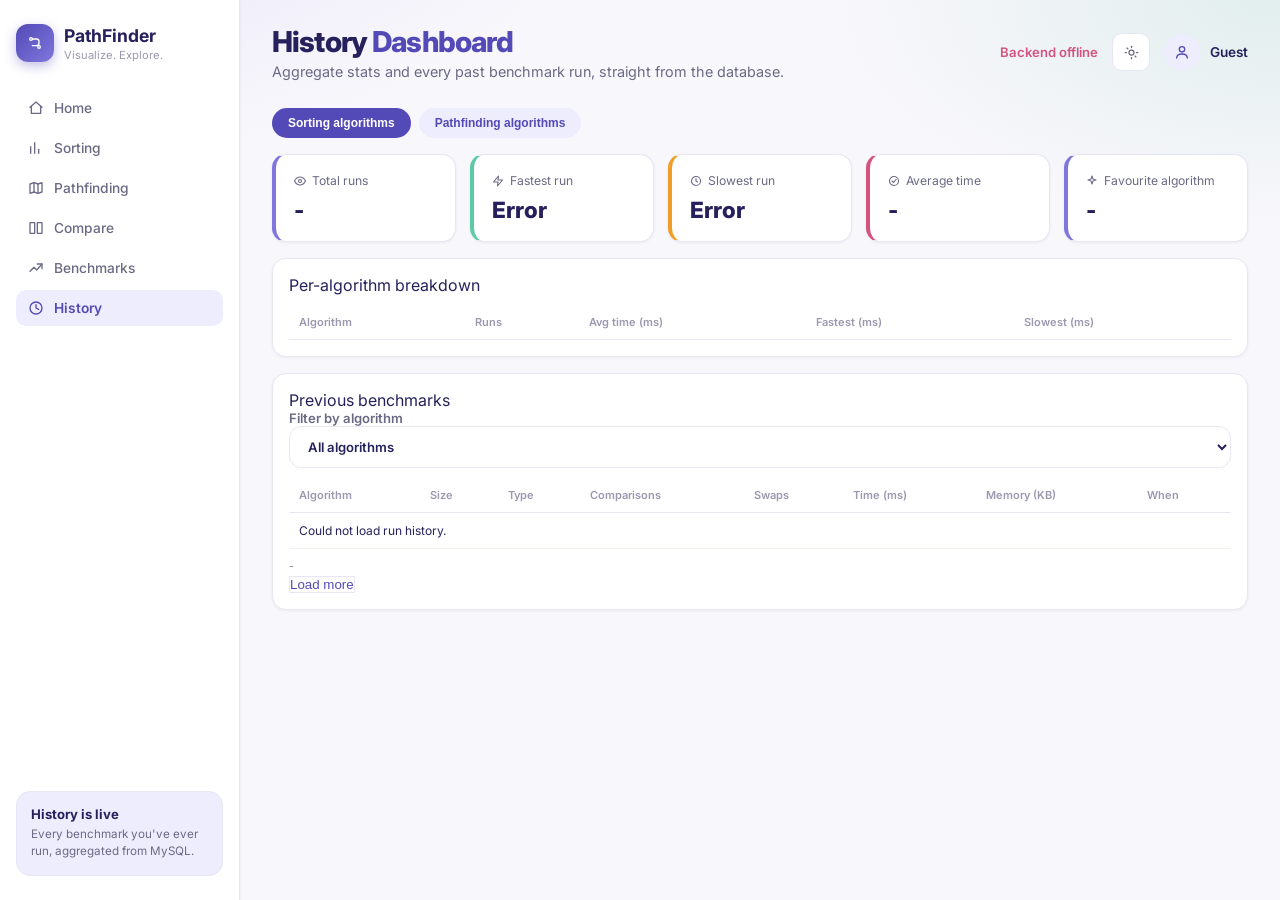
<file: frontend/history.html>
<!DOCTYPE html>
<html lang="en">
<head>
  <meta charset="UTF-8" />
  <meta name="viewport" content="width=device-width, initial-scale=1.0" />
  <title>PathFinder — History</title>
  <script>
    (function () {
      var t = localStorage.getItem("pf-theme");
      if (t === "dark" || t === "light") document.documentElement.setAttribute("data-theme", t);
      else if (window.matchMedia("(prefers-color-scheme: dark)").matches) document.documentElement.setAttribute("data-theme", "dark");
    })();
  </script>
  <link rel="preconnect" href="https://fonts.googleapis.com">
  <link rel="stylesheet" href="https://fonts.googleapis.com/css2?family=Inter:wght@400;500;600;700;800&display=swap">
  <link rel="stylesheet" href="css/style.css" />
</head>
<body>
  <div class="app-shell">

    <aside class="sidebar">
      <a href="home.html" class="brand">
        <span class="brand-icon">
          <svg viewBox="0 0 24 24" width="16" height="16" fill="none" stroke="currentColor" stroke-width="2" stroke-linecap="round" stroke-linejoin="round"><circle cx="6" cy="6" r="2"/><circle cx="18" cy="18" r="2"/><path d="M8 6h6a4 4 0 0 1 4 4v2a4 4 0 0 1-4 4H8"/></svg>
        </span>
        <div>
          <h1>PathFinder</h1>
          <p class="tagline">Visualize. Explore.</p>
        </div>
      </a>

      <nav class="nav-list">
        <a href="home.html" class="nav-item">
          <svg viewBox="0 0 24 24" width="16" height="16" fill="none" stroke="currentColor" stroke-width="2" stroke-linecap="round" stroke-linejoin="round"><path d="M3 11l9-8 9 8"/><path d="M5 10v10h14V10"/></svg>Home
        </a>
        <a href="index.html" class="nav-item">
          <svg viewBox="0 0 24 24" width="16" height="16" fill="none" stroke="currentColor" stroke-width="2" stroke-linecap="round" stroke-linejoin="round"><line x1="4" y1="20" x2="4" y2="10"/><line x1="10" y1="20" x2="10" y2="4"/><line x1="16" y1="20" x2="16" y2="14"/></svg>Sorting
        </a>
        <a href="pathfinding.html" class="nav-item">
          <svg viewBox="0 0 24 24" width="16" height="16" fill="none" stroke="currentColor" stroke-width="2" stroke-linecap="round" stroke-linejoin="round"><path d="M3 6l6-2 6 2 6-2v14l-6 2-6-2-6 2z"/><line x1="9" y1="4" x2="9" y2="18"/><line x1="15" y1="6" x2="15" y2="20"/></svg>Pathfinding
        </a>
        <a href="compare.html" class="nav-item">
          <svg viewBox="0 0 24 24" width="16" height="16" fill="none" stroke="currentColor" stroke-width="2" stroke-linecap="round" stroke-linejoin="round"><rect x="3" y="4" width="7" height="16"/><rect x="14" y="4" width="7" height="16"/></svg>Compare
        </a>
        <a href="benchmarks.html" class="nav-item">
          <svg viewBox="0 0 24 24" width="16" height="16" fill="none" stroke="currentColor" stroke-width="2" stroke-linecap="round" stroke-linejoin="round"><polyline points="3 17 9 11 13 15 21 6"/><polyline points="14 6 21 6 21 13"/></svg>Benchmarks
        </a>
        <a href="history.html" class="nav-item active">
          <svg viewBox="0 0 24 24" width="16" height="16" fill="none" stroke="currentColor" stroke-width="2" stroke-linecap="round" stroke-linejoin="round"><circle cx="12" cy="12" r="9"/><polyline points="12 7 12 12 16 14"/></svg>History
        </a>
      </nav>

      <div class="sidebar-card">
        <p class="sidebar-card-title">History is live</p>
        <p class="sidebar-card-body">Every benchmark you've ever run, aggregated from MySQL.</p>
      </div>
    </aside>

    <main class="main-content">
      <div class="top-bar">
        <div class="top-bar-left">
          <button class="nav-toggle" data-nav-toggle aria-label="Open menu">
            <svg viewBox="0 0 24 24" width="18" height="18" fill="none" stroke="currentColor" stroke-width="2" stroke-linecap="round"><line x1="3" y1="6" x2="21" y2="6"/><line x1="3" y1="12" x2="21" y2="12"/><line x1="3" y1="18" x2="21" y2="18"/></svg>
          </button>
          <div>
            <h2>History <span class="accent">Dashboard</span></h2>
            <p class="subtitle">Aggregate stats and every past benchmark run, straight from the database.</p>
          </div>
        </div>
        <div class="top-bar-right">
          <p id="status" class="pending">Checking connection...</p>
          <button class="icon-toggle" data-theme-toggle aria-label="Toggle theme">
            <svg viewBox="0 0 24 24" width="15" height="15" fill="none" stroke="currentColor" stroke-width="2" stroke-linecap="round"><circle cx="12" cy="12" r="4"/><line x1="12" y1="2" x2="12" y2="4"/><line x1="12" y1="20" x2="12" y2="22"/><line x1="4.9" y1="4.9" x2="6.3" y2="6.3"/><line x1="17.7" y1="17.7" x2="19.1" y2="19.1"/><line x1="2" y1="12" x2="4" y2="12"/><line x1="20" y1="12" x2="22" y2="12"/></svg>
          </button>
          <div class="profile">
            <span class="profile-avatar">
              <svg viewBox="0 0 24 24" width="16" height="16" fill="none" stroke="currentColor" stroke-width="2" stroke-linecap="round" stroke-linejoin="round"><circle cx="12" cy="8" r="4"/><path d="M4 21c0-4 4-6 8-6s8 2 8 6"/></svg>
            </span>
            <span class="profile-name">Guest</span>
          </div>
        </div>
      </div>

      <section class="algo-pills" id="category-tabs" style="margin-bottom:1rem;">
        <button class="pill pill-merge active" data-category="sorting">Sorting algorithms</button>
        <button class="pill pill-quick" data-category="pathfinding">Pathfinding algorithms</button>
      </section>

      <section class="stats-grid" id="summary-stats" style="margin-bottom:1rem;">
        <div class="stat-card stat-purple">
          <p><svg viewBox="0 0 24 24" width="12" height="12" fill="none" stroke="currentColor" stroke-width="2.2" stroke-linecap="round" stroke-linejoin="round"><path d="M1 12s4-8 11-8 11 8 11 8-4 8-11 8-11-8-11-8z"/><circle cx="12" cy="12" r="3"/></svg>Total runs</p>
          <strong id="stat-total-runs">-</strong>
        </div>
        <div class="stat-card stat-teal">
          <p><svg viewBox="0 0 24 24" width="12" height="12" fill="none" stroke="currentColor" stroke-width="2.2" stroke-linecap="round" stroke-linejoin="round"><polygon points="13 2 3 14 12 14 11 22 21 10 12 10 13 2"/></svg>Fastest run</p>
          <strong id="stat-fastest">-</strong>
        </div>
        <div class="stat-card stat-coral">
          <p><svg viewBox="0 0 24 24" width="12" height="12" fill="none" stroke="currentColor" stroke-width="2.2" stroke-linecap="round" stroke-linejoin="round"><circle cx="12" cy="12" r="9"/><polyline points="12 7 12 12 15 14"/></svg>Slowest run</p>
          <strong id="stat-slowest">-</strong>
        </div>
        <div class="stat-card stat-pink">
          <p><svg viewBox="0 0 24 24" width="12" height="12" fill="none" stroke="currentColor" stroke-width="2.2" stroke-linecap="round" stroke-linejoin="round"><circle cx="12" cy="12" r="9"/><polyline points="8 12 11 15 16 9"/></svg>Average time</p>
          <strong id="stat-average">-</strong>
        </div>
        <div class="stat-card stat-purple">
          <p><svg viewBox="0 0 24 24" width="12" height="12" fill="none" stroke="currentColor" stroke-width="2.2" stroke-linecap="round" stroke-linejoin="round"><path d="M12 2l2 6 6 2-6 2-2 6-2-6-6-2 6-2z"/></svg>Favourite algorithm</p>
          <strong id="stat-favourite">-</strong>
        </div>
      </section>

      <section class="bench-table-card" style="margin-bottom:1rem;">
        <p class="quick-algo-title">Per-algorithm breakdown</p>
        <div class="bench-table-wrap">
          <table class="bench-table" id="algo-breakdown-table">
            <thead>
              <tr><th>Algorithm</th><th>Runs</th><th>Avg time (ms)</th><th>Fastest (ms)</th><th>Slowest (ms)</th></tr>
            </thead>
            <tbody id="algo-breakdown-tbody"></tbody>
          </table>
        </div>
      </section>

      <section class="bench-table-card">
        <div class="bench-row-2" style="margin-bottom:10px;">
          <p class="quick-algo-title" style="margin:0;">Previous benchmarks</p>
          <label class="bench-select-label">
            Filter by algorithm
            <select id="filter-select" class="algo-select">
              <option value="">All algorithms</option>
            </select>
          </label>
        </div>
        <div class="bench-table-wrap">
          <table class="bench-table" id="runs-table">
            <thead id="runs-thead">
              <tr><th>Algorithm</th><th>Size</th><th>Type</th><th>Comparisons</th><th>Swaps</th><th>Time (ms)</th><th>Memory (KB)</th><th>When</th></tr>
            </thead>
            <tbody id="runs-tbody"></tbody>
          </table>
        </div>
        <div class="bench-row-2" style="margin-top:10px;">
          <p id="runs-count-text" style="font-size:11px;color:#888780;margin:0;">-</p>
          <button id="load-more-btn" class="btn-soft">Load more</button>
        </div>
      </section>
    </main>
  </div>
  <div class="nav-backdrop" data-nav-backdrop></div>

  <script src="js/theme.js"></script>
  <script src="js/api.js"></script>
  <script src="js/history.js"></script>
</body>
</html>
</file>
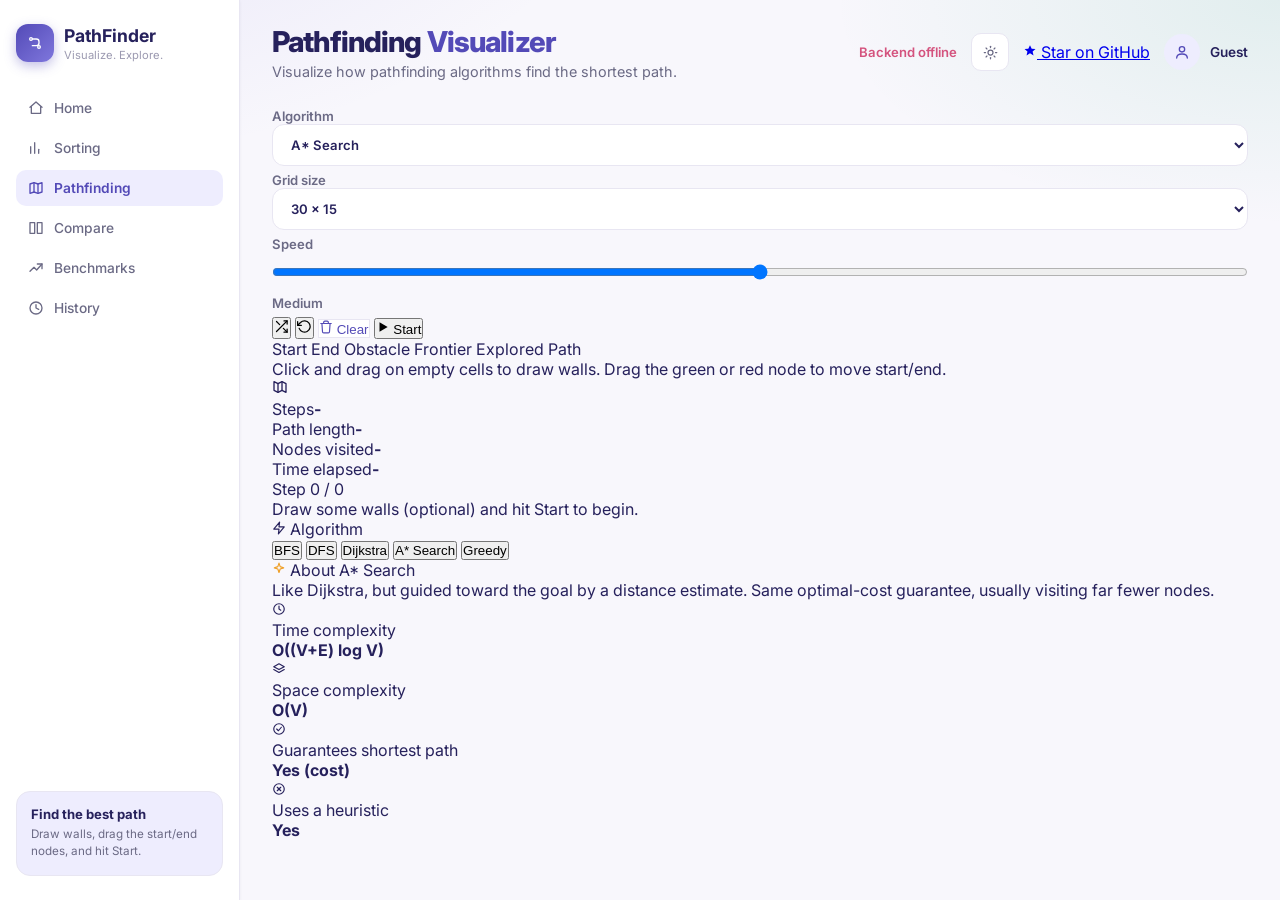
<file: frontend/pathfinding.html>
<!DOCTYPE html>
<html lang="en">
<head>
  <meta charset="UTF-8" />
  <meta name="viewport" content="width=device-width, initial-scale=1.0" />
  <title>PathFinder — Pathfinding</title>
  <script>
    (function () {
      var t = localStorage.getItem("pf-theme");
      if (t === "dark" || t === "light") document.documentElement.setAttribute("data-theme", t);
      else if (window.matchMedia("(prefers-color-scheme: dark)").matches) document.documentElement.setAttribute("data-theme", "dark");
    })();
  </script>
  <link rel="preconnect" href="https://fonts.googleapis.com">
  <link rel="stylesheet" href="https://fonts.googleapis.com/css2?family=Inter:wght@400;500;600;700;800&display=swap">
  <link rel="stylesheet" href="css/style.css" />
</head>
<body>
  <div class="nav-backdrop" data-nav-backdrop></div>
  <div class="app-shell">

    <aside class="sidebar">
      <a href="home.html" class="brand">
        <span class="brand-icon">
          <svg viewBox="0 0 24 24" width="16" height="16" fill="none" stroke="currentColor" stroke-width="2" stroke-linecap="round" stroke-linejoin="round"><circle cx="6" cy="6" r="2"/><circle cx="18" cy="18" r="2"/><path d="M8 6h6a4 4 0 0 1 4 4v2a4 4 0 0 1-4 4H8"/></svg>
        </span>
        <div>
          <h1>PathFinder</h1>
          <p class="tagline">Visualize. Explore.</p>
        </div>
      </a>

      <nav class="nav-list">
        <a href="home.html" class="nav-item">
          <svg viewBox="0 0 24 24" width="16" height="16" fill="none" stroke="currentColor" stroke-width="2" stroke-linecap="round" stroke-linejoin="round"><path d="M3 11l9-8 9 8"/><path d="M5 10v10h14V10"/></svg>Home
        </a>
        <a href="index.html" class="nav-item">
          <svg viewBox="0 0 24 24" width="16" height="16" fill="none" stroke="currentColor" stroke-width="2" stroke-linecap="round" stroke-linejoin="round"><line x1="4" y1="20" x2="4" y2="10"/><line x1="10" y1="20" x2="10" y2="4"/><line x1="16" y1="20" x2="16" y2="14"/></svg>Sorting
        </a>
        <a href="pathfinding.html" class="nav-item active">
          <svg viewBox="0 0 24 24" width="16" height="16" fill="none" stroke="currentColor" stroke-width="2" stroke-linecap="round" stroke-linejoin="round"><path d="M3 6l6-2 6 2 6-2v14l-6 2-6-2-6 2z"/><line x1="9" y1="4" x2="9" y2="18"/><line x1="15" y1="6" x2="15" y2="20"/></svg>Pathfinding
        </a>
        <a href="compare.html" class="nav-item">
          <svg viewBox="0 0 24 24" width="16" height="16" fill="none" stroke="currentColor" stroke-width="2" stroke-linecap="round" stroke-linejoin="round"><rect x="3" y="4" width="7" height="16"/><rect x="14" y="4" width="7" height="16"/></svg>Compare
        </a>
        <a href="benchmarks.html" class="nav-item">
          <svg viewBox="0 0 24 24" width="16" height="16" fill="none" stroke="currentColor" stroke-width="2" stroke-linecap="round" stroke-linejoin="round"><polyline points="3 17 9 11 13 15 21 6"/><polyline points="14 6 21 6 21 13"/></svg>Benchmarks
        </a>
        <a href="history.html" class="nav-item">
          <svg viewBox="0 0 24 24" width="16" height="16" fill="none" stroke="currentColor" stroke-width="2" stroke-linecap="round" stroke-linejoin="round"><circle cx="12" cy="12" r="9"/><polyline points="12 7 12 12 16 14"/></svg>History
        </a>
      </nav>

      <div class="sidebar-card">
        <p class="sidebar-card-title">Find the best path</p>
        <p class="sidebar-card-body">Draw walls, drag the start/end nodes, and hit Start.</p>
      </div>
    </aside>

    <main class="main-content">
      <div class="top-bar">
        <div class="top-bar-left">
          <button class="nav-toggle" data-nav-toggle aria-label="Open menu">
            <svg viewBox="0 0 24 24" width="18" height="18" fill="none" stroke="currentColor" stroke-width="2" stroke-linecap="round"><line x1="3" y1="6" x2="21" y2="6"/><line x1="3" y1="12" x2="21" y2="12"/><line x1="3" y1="18" x2="21" y2="18"/></svg>
          </button>
          <div>
            <h2>Pathfinding <span class="accent">Visualizer</span></h2>
            <p class="subtitle">Visualize how pathfinding algorithms find the shortest path.</p>
          </div>
        </div>
        <div class="top-bar-right">
          <p id="status" class="pending">Checking connection...</p>
          <button class="icon-toggle" data-theme-toggle aria-label="Toggle theme">
            <svg viewBox="0 0 24 24" width="15" height="15" fill="none" stroke="currentColor" stroke-width="2" stroke-linecap="round"><circle cx="12" cy="12" r="4"/><line x1="12" y1="2" x2="12" y2="4"/><line x1="12" y1="20" x2="12" y2="22"/><line x1="4.9" y1="4.9" x2="6.3" y2="6.3"/><line x1="17.7" y1="17.7" x2="19.1" y2="19.1"/><line x1="2" y1="12" x2="4" y2="12"/><line x1="20" y1="12" x2="22" y2="12"/><line x1="4.9" y1="19.1" x2="6.3" y2="17.7"/><line x1="17.7" y1="6.3" x2="19.1" y2="4.9"/></svg>
          </button>
          <a href="https://github.com/kanak-sh/PathFinder" target="_blank" rel="noopener" class="github-btn">
            <svg viewBox="0 0 24 24" width="14" height="14" fill="currentColor" stroke="none"><path d="M12 2l2.9 6 6.6.6-5 4.4 1.5 6.5L12 16l-5.9 3.5 1.5-6.5-5-4.4L9.1 8z"/></svg>
            Star on GitHub
          </a>
          <div class="profile">
            <span class="profile-avatar">
              <svg viewBox="0 0 24 24" width="16" height="16" fill="none" stroke="currentColor" stroke-width="2" stroke-linecap="round" stroke-linejoin="round"><circle cx="12" cy="8" r="4"/><path d="M4 21c0-4 4-6 8-6s8 2 8 6"/></svg>
            </span>
            <span class="profile-name">Guest</span>
          </div>
        </div>
      </div>

      <div class="content-grid">
        <div class="main-col">

          <section class="visualizer-panel">
            <div class="pf-controls-bar">
              <label class="pf-control">
                Algorithm
                <select id="algo-select" class="algo-select">
                  <option value="bfs">BFS</option>
                  <option value="dfs">DFS</option>
                  <option value="dijkstra">Dijkstra</option>
                  <option value="astar" selected>A* Search</option>
                  <option value="greedy">Greedy Best-First</option>
                </select>
              </label>

              <label class="pf-control">
                Grid size
                <select id="size-select" class="algo-select">
                  <option value="16">16 &times; 8</option>
                  <option value="20">20 &times; 10</option>
                  <option value="30" selected>30 &times; 15</option>
                  <option value="36">36 &times; 18</option>
                  <option value="44">44 &times; 22</option>
                </select>
              </label>

              <label class="pf-control pf-control-speed">
                Speed
                <div class="slider-row">
                  <input type="range" id="speed-slider" min="1" max="5" value="3" />
                  <span id="speed-value">Medium</span>
                </div>
              </label>

              <div class="pf-controls-actions">
                <button id="maze-btn" class="btn-icon-only" aria-label="Generate random maze" title="Generate random maze">
                  <svg viewBox="0 0 24 24" width="15" height="15" fill="none" stroke="currentColor" stroke-width="2" stroke-linecap="round" stroke-linejoin="round"><polyline points="16 3 21 3 21 8"/><line x1="4" y1="20" x2="21" y2="3"/><polyline points="21 16 21 21 16 21"/><line x1="15" y1="15" x2="21" y2="21"/><line x1="4" y1="4" x2="9" y2="9"/></svg>
                </button>
                <button id="reset-btn" class="btn-icon-only" aria-label="Reset visualization" title="Reset visualization">
                  <svg viewBox="0 0 24 24" width="15" height="15" fill="none" stroke="currentColor" stroke-width="2" stroke-linecap="round" stroke-linejoin="round"><polyline points="1 4 1 10 7 10"/><path d="M3.51 15a9 9 0 1 0 2.13-9.36L1 10"/></svg>
                </button>
                <button id="clear-walls-btn" class="btn-soft" aria-label="Clear walls">
                  <svg viewBox="0 0 24 24" width="14" height="14" fill="none" stroke="currentColor" stroke-width="2" stroke-linecap="round" stroke-linejoin="round"><path d="M3 6h18"/><path d="M8 6V4a2 2 0 0 1 2-2h4a2 2 0 0 1 2 2v2"/><path d="M19 6l-1 14a2 2 0 0 1-2 2H8a2 2 0 0 1-2-2L5 6"/></svg>
                  Clear
                </button>
                <button id="run-btn" class="btn-solid">
                  <svg id="run-btn-icon" viewBox="0 0 24 24" width="14" height="14" fill="currentColor" stroke="none"><polygon points="6 4 20 12 6 20"/></svg>
                  <span id="run-btn-label">Start</span>
                </button>
              </div>
            </div>

            <div id="grid-container" class="grid-container"></div>

            <div class="legend">
              <span><i class="dot dot-start"></i>Start</span>
              <span><i class="dot dot-end"></i>End</span>
              <span><i class="dot dot-wall"></i>Obstacle</span>
              <span><i class="dot dot-frontier"></i>Frontier</span>
              <span><i class="dot dot-visited"></i>Explored</span>
              <span><i class="dot dot-path"></i>Path</span>
            </div>
            <p class="grid-hint">Click and drag on empty cells to draw walls. Drag the green or red node to move start/end.</p>

            <div class="pf-stats-bar">
              <span class="pf-stats-icon">
                <svg viewBox="0 0 24 24" width="16" height="16" fill="none" stroke="currentColor" stroke-width="2" stroke-linecap="round" stroke-linejoin="round"><path d="M9 20l-6-3V4l6 3 6-3 6 3v13l-6-3-6 3z"/><line x1="9" y1="7" x2="9" y2="20"/><line x1="15" y1="4" x2="15" y2="17"/></svg>
              </span>
              <div class="pf-stat"><span>Steps</span><strong id="stat-steps">-</strong></div>
              <div class="pf-stat-divider"></div>
              <div class="pf-stat"><span>Path length</span><strong id="stat-pathlen">-</strong></div>
              <div class="pf-stat-divider"></div>
              <div class="pf-stat"><span>Nodes visited</span><strong id="stat-visited">-</strong></div>
              <div class="pf-stat-divider"></div>
              <div class="pf-stat"><span>Time elapsed</span><strong id="stat-time">-</strong></div>
            </div>
          </section>

          <section class="step-banner" id="step-banner">
            <div>
              <p class="step-count" id="step-count">Step 0 / 0</p>
              <p class="step-desc" id="step-desc">Draw some walls (optional) and hit Start to begin.</p>
            </div>
          </section>

          <section class="quick-algo-card">
            <p class="quick-algo-title">
              <svg viewBox="0 0 24 24" width="14" height="14" fill="none" stroke="currentColor" stroke-width="2" stroke-linecap="round" stroke-linejoin="round"><polygon points="13 2 3 14 12 14 11 22 21 10 12 10 13 2"/></svg>
              Algorithm
            </p>
            <div class="quick-algo-grid">
              <button class="quick-btn" data-algorithm="bfs">BFS</button>
              <button class="quick-btn" data-algorithm="dfs">DFS</button>
              <button class="quick-btn" data-algorithm="dijkstra">Dijkstra</button>
              <button class="quick-btn active" data-algorithm="astar">A* Search</button>
              <button class="quick-btn" data-algorithm="greedy">Greedy</button>
            </div>
          </section>
        </div>

        <aside class="about-card">
          <p class="about-title">
            <svg viewBox="0 0 24 24" width="14" height="14" fill="none" stroke="#EF9F27" stroke-width="2" stroke-linecap="round" stroke-linejoin="round"><path d="M12 2l2 6 6 2-6 2-2 6-2-6-6-2 6-2z"/></svg>
            About <span id="about-name">A* Search</span>
          </p>
          <p class="about-desc" id="about-desc">Like Dijkstra, but guided toward the goal by a distance estimate. Same optimal-cost guarantee, usually visiting far fewer nodes.</p>

          <div class="about-stat">
            <span class="about-stat-icon"><svg viewBox="0 0 24 24" width="14" height="14" fill="none" stroke="currentColor" stroke-width="2" stroke-linecap="round" stroke-linejoin="round"><circle cx="12" cy="12" r="9"/><polyline points="12 7 12 12 15 14"/></svg></span>
            <div><p>Time complexity</p><strong id="about-time">O((V+E) log V)</strong></div>
          </div>
          <div class="about-stat">
            <span class="about-stat-icon"><svg viewBox="0 0 24 24" width="14" height="14" fill="none" stroke="currentColor" stroke-width="2" stroke-linecap="round" stroke-linejoin="round"><polygon points="12 3 21 8 12 13 3 8 12 3"/><polyline points="3 13 12 18 21 13"/></svg></span>
            <div><p>Space complexity</p><strong id="about-space">O(V)</strong></div>
          </div>
          <div class="about-stat">
            <span class="about-stat-icon"><svg viewBox="0 0 24 24" width="14" height="14" fill="none" stroke="currentColor" stroke-width="2" stroke-linecap="round" stroke-linejoin="round"><circle cx="12" cy="12" r="9"/><polyline points="8 12 11 15 16 9"/></svg></span>
            <div><p>Guarantees shortest path</p><strong id="about-optimal" class="ok-text">Yes</strong></div>
          </div>
          <div class="about-stat">
            <span class="about-stat-icon"><svg viewBox="0 0 24 24" width="14" height="14" fill="none" stroke="currentColor" stroke-width="2" stroke-linecap="round" stroke-linejoin="round"><circle cx="12" cy="12" r="9"/><line x1="9" y1="9" x2="15" y2="15"/><line x1="15" y1="9" x2="9" y2="15"/></svg></span>
            <div><p>Uses a heuristic</p><strong id="about-heuristic" class="ok-text">Yes</strong></div>
          </div>
        </aside>
      </div>
    </main>
  </div>

  <script src="js/theme.js"></script>
  <script src="js/api.js"></script>
  <script src="js/pathfinding.js"></script>
</body>
</html>
</file>
<file: frontend/css/style.css>
/* ==========================================================
   PathFinder
   Global Styles
   Used by:
   - Home
   - Sorting
   - Pathfinding
   - Compare
   - Benchmarks
   - History
========================================================== */

/* =========================
   Theme Variables
========================= */

:root{
  --bg-page:#f8f7fc;
  --bg-surface:#ffffff;
  --bg-elevated:#ffffff;
  --bg-panel:#eeedfe;
  --bg-muted:#fafaf9;
  --bg-hover:#f5f4ff;
  --bg-input:#ffffff;

  --border:#e8e6f2;
  --border-soft:#f0efe9;

  --text-primary:#26215c;
  --text-secondary:#6b6a85;
  --text-muted:#9b99b0;

  --accent:#534ab7;
  --accent-hover:#453da0;
  --accent-soft:#eeedfe;
  --accent-text:#7f77dd;

  --success:#3b6d11;
  --error:#a32d2d;

  --warning-bg:#fef3d6;
  --warning-text:#633806;

  --shadow-sm:0 1px 3px rgba(38,33,92,.06);
  --shadow-md:0 8px 28px rgba(38,33,92,.09);
  --shadow-lg:0 16px 48px rgba(38,33,92,.12);

  --radius-sm:8px;
  --radius-md:12px;
  --radius-lg:16px;

  --sidebar-width:240px;

  --transition:.2s ease;

  --gradient-page:
      radial-gradient(ellipse 90% 70% at 0% -20%,rgba(127,119,221,.16),transparent 55%),
      radial-gradient(ellipse 70% 50% at 100% 0%,rgba(29,158,117,.10),transparent 50%),
      var(--bg-page);

  --bar-unsorted:#7f77dd;

  --cell-empty:#f0eff8;
  --cell-wall:#3d3a52;
}

[data-theme="dark"]{

  --bg-page:#0a0912;
  --bg-surface:#12111c;
  --bg-elevated:#1a1928;
  --bg-panel:#1c1b2e;
  --bg-muted:#0f0e17;
  --bg-hover:#252438;
  --bg-input:#1e1d30;

  --border:#2a2840;
  --border-soft:#232236;

  --text-primary:#eceaf8;
  --text-secondary:#a8a6c0;
  --text-muted:#6e6c88;

  --accent:#7f77dd;
  --accent-hover:#9b94e8;
  --accent-soft:#252338;
  --accent-text:#a9a2f0;

  --success:#5dcaa5;
  --error:#f0997b;

  --warning-bg:#2a2418;
  --warning-text:#f9cb42;

  --shadow-sm:0 1px 3px rgba(0,0,0,.4);
  --shadow-md:0 8px 32px rgba(0,0,0,.45);
  --shadow-lg:0 20px 56px rgba(0,0,0,.55);

  --gradient-page:
      radial-gradient(ellipse 90% 70% at 0% -20%,rgba(83,74,183,.20),transparent 55%),
      radial-gradient(ellipse 70% 50% at 100% 0%,rgba(29,158,117,.12),transparent 50%),
      var(--bg-page);

  --bar-unsorted:#9b94e8;

  --cell-empty:#1e1d2e;
  --cell-wall:#5a5678;
}

/* =========================
   Reset
========================= */

*{
  margin:0;
  padding:0;
  box-sizing:border-box;
}

html{
  scroll-behavior:smooth;
}

body{
  font-family:"Inter","Segoe UI",sans-serif;
  background:var(--gradient-page);
  background-attachment:fixed;
  color:var(--text-primary);
  transition:background .3s ease,color .3s ease;
}

/* =========================
   Layout
========================= */

.app-shell{
  display:flex;
  min-height:100vh;
}

.main-content{
  flex:1;
  min-width:0;
  padding:1.5rem 2rem 2.5rem;
}

/* =========================
   Mobile Navigation
========================= */

.nav-backdrop{
  display:none;
  position:fixed;
  inset:0;
  background:rgba(0,0,0,.45);
  backdrop-filter:blur(2px);
  z-index:90;
}

.nav-toggle{
  display:none;
  width:38px;
  height:38px;
  border-radius:10px;
  border:1px solid var(--border);
  background:var(--bg-elevated);
  color:var(--text-secondary);
  align-items:center;
  justify-content:center;
  cursor:pointer;
}

.nav-toggle:hover{
  background:var(--bg-hover);
  color:var(--accent);
}

/* =========================
   Sidebar
========================= */

.sidebar{
  width:var(--sidebar-width);
  flex-shrink:0;
  background:var(--bg-surface);
  border-right:1px solid var(--border);
  padding:1.5rem 1rem;
  display:flex;
  flex-direction:column;
  position:sticky;
  top:0;
  height:100vh;
  box-shadow:var(--shadow-sm);
  transition:transform .28s ease;
  z-index:100;
}

.brand{
  display:flex;
  align-items:center;
  gap:10px;
  text-decoration:none;
  color:inherit;
  margin-bottom:1.75rem;
}

.brand-icon{
  width:38px;
  height:38px;
  border-radius:12px;
  display:flex;
  align-items:center;
  justify-content:center;
  flex-shrink:0;
  color:#fff;
  background:linear-gradient(135deg,var(--accent),#7f77dd);
  box-shadow:0 4px 12px rgba(83,74,183,.35);
}

.brand h1{
  font-size:1.1rem;
  font-weight:700;
}

.tagline{
  margin-top:2px;
  font-size:.7rem;
  color:var(--text-muted);
}

.nav-list{
  display:flex;
  flex-direction:column;
  gap:4px;
}

.nav-item{
  display:flex;
  align-items:center;
  gap:10px;
  padding:10px 12px;
  border-radius:10px;
  text-decoration:none;
  color:var(--text-secondary);
  font-size:.86rem;
  font-weight:500;
  transition:all var(--transition);
}

.nav-item:hover{
  background:var(--bg-hover);
  color:var(--accent);
}

.nav-item.active{
  background:var(--accent-soft);
  color:var(--accent);
  font-weight:600;
}

.sidebar-card{
  margin-top:auto;
  padding:14px;
  border-radius:14px;
  background:var(--accent-soft);
  border:1px solid var(--border);
}

.sidebar-card-title{
  font-size:.82rem;
  font-weight:700;
  margin-bottom:4px;
}

.sidebar-card-body{
  font-size:.73rem;
  color:var(--text-secondary);
  line-height:1.5;
}

/* ==========================================================
   Top Bar
========================================================== */

.top-bar{
  display:flex;
  justify-content:space-between;
  align-items:center;
  gap:20px;
  margin-bottom:1.75rem;
}

.top-bar-left{
  display:flex;
  align-items:center;
  gap:14px;
}

.top-bar h2{
  font-size:1.8rem;
  font-weight:800;
  color:var(--text-primary);
  letter-spacing:-.03em;
}

.top-bar .accent{
  color:var(--accent);
}

.subtitle{
  margin-top:4px;
  color:var(--text-secondary);
  font-size:.9rem;
}

.top-bar-right{
  display:flex;
  align-items:center;
  gap:14px;
}

.icon-toggle{
  width:38px;
  height:38px;
  border-radius:10px;
  border:1px solid var(--border);
  background:var(--bg-elevated);
  color:var(--text-secondary);
  display:flex;
  align-items:center;
  justify-content:center;
  cursor:pointer;
  transition:all .2s ease;
}

.icon-toggle:hover{
  background:var(--bg-hover);
  color:var(--accent);
}

.profile{
  display:flex;
  align-items:center;
  gap:10px;
}

.profile-avatar{
  width:36px;
  height:36px;
  border-radius:50%;
  background:var(--accent-soft);
  color:var(--accent);
  display:flex;
  align-items:center;
  justify-content:center;
}

.profile-name{
  font-size:.85rem;
  font-weight:600;
}

/* ==========================================================
   Status
========================================================== */

.pending{
  color:#ef9f27;
  font-size:.82rem;
  font-weight:600;
}

.success{
  color:var(--success);
}

.error{
  color:#d4537e;
}

/* ==========================================================
   Generic Cards
========================================================== */

.card,
.panel,
.surface-card{
  background:var(--bg-elevated);
  border:1px solid var(--border);
  border-radius:var(--radius-lg);
  box-shadow:var(--shadow-sm);
}

.section-card{
  background:var(--bg-elevated);
  border:1px solid var(--border);
  border-radius:var(--radius-lg);
  box-shadow:var(--shadow-sm);
  padding:1.5rem;
}

/* ==========================================================
   Buttons
========================================================== */

.btn{
  display:inline-flex;
  align-items:center;
  justify-content:center;
  gap:8px;
  border:none;
  border-radius:12px;
  padding:10px 18px;
  cursor:pointer;
  font-size:.9rem;
  font-weight:600;
  transition:.2s;
}

.btn:hover{
  transform:translateY(-2px);
}

.btn-primary{
  background:var(--accent);
  color:#fff;
}

.btn-primary:hover{
  background:var(--accent-hover);
}

.btn-soft{
  background:var(--bg-elevated);
  border:1px solid var(--border);
  color:var(--accent);
}

.btn-soft:hover{
  background:var(--bg-hover);
}

/* ==========================================================
   Pills
========================================================== */

.algo-pills{
  display:flex;
  flex-wrap:wrap;
  gap:8px;
}

.pill{
  border:none;
  background:var(--accent-soft);
  color:var(--accent);
  border-radius:999px;
  padding:8px 16px;
  cursor:pointer;
  font-size:12px;
  font-weight:600;
  transition:.2s;
}

.pill:hover{
  transform:translateY(-2px);
}

.pill.active{
  background:var(--accent);
  color:#fff;
}

/* ==========================================================
   Statistics Cards
========================================================== */

.stats-grid{
  display:grid;
  grid-template-columns:repeat(auto-fit,minmax(180px,1fr));
  gap:14px;
}

.stat-card{
  background:var(--bg-elevated);
  border:1px solid var(--border);
  border-radius:14px;
  padding:18px;
  box-shadow:var(--shadow-sm);
}

.stat-card p{
  display:flex;
  align-items:center;
  gap:6px;
  font-size:.76rem;
  color:var(--text-secondary);
  margin-bottom:8px;
}

.stat-card strong{
  font-size:1.4rem;
  font-weight:800;
  color:var(--text-primary);
}

.stat-purple{
  border-left:4px solid #7f77dd;
}

.stat-teal{
  border-left:4px solid #5dcaa5;
}

.stat-coral{
  border-left:4px solid #ef9f27;
}

.stat-pink{
  border-left:4px solid #d4537e;
}

/* ==========================================================
   Forms
========================================================== */

label{
  display:block;
  margin-bottom:6px;
  font-size:.82rem;
  font-weight:600;
  color:var(--text-secondary);
}

input,
select,
textarea{
  width:100%;
  padding:11px 14px;
  border:1px solid var(--border);
  border-radius:12px;
  background:var(--bg-input);
  color:var(--text-primary);
  font:inherit;
  transition:.2s;
}

input:focus,
select:focus,
textarea:focus{
  outline:none;
  border-color:var(--accent);
  box-shadow:0 0 0 3px rgba(83,74,183,.12);
}

/* ==========================================================
   Benchmark Tables
========================================================== */

.bench-table-card{
  background:var(--bg-elevated);
  border:1px solid var(--border);
  border-radius:14px;
  padding:16px;
  box-shadow:var(--shadow-sm);
}

.bench-table-wrap{
  overflow-x:auto;
  margin-top:10px;
}

.bench-table{
  width:100%;
  border-collapse:collapse;
  font-size:12px;
}

.bench-table th{
  text-align:left;
  padding:10px;
  font-size:11px;
  font-weight:600;
  color:var(--text-muted);
  border-bottom:1px solid var(--border);
  white-space:nowrap;
}

.bench-table td{
  padding:10px;
  border-bottom:1px solid var(--border-soft);
  white-space:nowrap;
}

.bench-table tbody tr:hover td{
  background:var(--bg-hover);
}

/* ==========================================================
   Utility Layout
========================================================== */

.grid-2{
  display:grid;
  grid-template-columns:repeat(2,1fr);
  gap:18px;
}

.grid-3{
  display:grid;
  grid-template-columns:repeat(3,1fr);
  gap:18px;
}

.grid-4{
  display:grid;
  grid-template-columns:repeat(4,1fr);
  gap:18px;
}

.flex{
  display:flex;
}

.flex-between{
  display:flex;
  justify-content:space-between;
  align-items:center;
}

.flex-center{
  display:flex;
  justify-content:center;
  align-items:center;
}

.gap-8{gap:8px;}
.gap-12{gap:12px;}
.gap-16{gap:16px;}
.gap-20{gap:20px;}

.mt-1{margin-top:1rem;}
.mt-2{margin-top:2rem;}
.mb-1{margin-bottom:1rem;}
.mb-2{margin-bottom:2rem;}

/* ==========================================================
   Animations
========================================================== */

.fade-up{
  animation:fadeUp .45s ease;
}

@keyframes fadeUp{
  from{
    opacity:0;
    transform:translateY(14px);
  }
  to{
    opacity:1;
    transform:translateY(0);
  }
}

/* ==========================================================
   Scrollbar
========================================================== */

::-webkit-scrollbar{
  width:10px;
  height:10px;
}

::-webkit-scrollbar-thumb{
  background:#c8c6d8;
  border-radius:999px;
}

::-webkit-scrollbar-thumb:hover{
  background:#a8a6bc;
}

/* ==========================================================
   Responsive
========================================================== */

@media (max-width: 1100px){

  .stats-grid{
    grid-template-columns:repeat(2,1fr);
  }

  .grid-4{
    grid-template-columns:repeat(2,1fr);
  }

}

@media (max-width:900px){

  .nav-toggle{
    display:flex;
  }

  .nav-backdrop{
    display:block;
    opacity:0;
    pointer-events:none;
    transition:opacity .28s ease;
  }

  .nav-backdrop.nav-open{
    opacity:1;
    pointer-events:auto;
  }

  .sidebar{
    position:fixed;
    left:0;
    top:0;
    transform:translateX(-100%);
    box-shadow:var(--shadow-lg);
  }

  .app-shell.nav-open .sidebar{
    transform:translateX(0);
  }

  .main-content{
    width:100%;
    padding:1.25rem 1rem 2rem;
  }

  .top-bar{
    gap:16px;
  }

  .top-bar-right{
    width:100%;
    justify-content:flex-end;
  }

  .grid-3,
  .grid-2{
    grid-template-columns:1fr;
  }

}

@media (max-width:640px){

  .top-bar h2{
    font-size:1.25rem;
  }

  .profile{
    display:none;
  }

  .stats-grid{
    grid-template-columns:1fr;
  }

  .algo-pills{
    flex-direction:column;
    align-items:stretch;
  }

  .pill{
    width:100%;
    justify-content:center;
  }

}

@media (max-width:480px){

  .main-content{
    padding:1rem .8rem 1.6rem;
  }

  .card,
  .bench-table-card,
  .stat-card{
    padding:14px;
  }

  .top-bar{
    margin-bottom:1rem;
  }

  .brand h1{
    font-size:1rem;
  }

}
</file>
<file: frontend/css/benchmark.css>
/* ==========================================================
   PathFinder Benchmark Dashboard
   ========================================================== */

:root {

    --primary: #6C63FF;
    --primary-dark: #544BDB;

    --accent: #00C896;
    --orange: #FF9F43;
    --red: #FF6B6B;

    --bg: #F6F8FC;
    --card: #FFFFFF;

    --text: #1F2937;
    --text-light: #6B7280;

    --border: #E5E7EB;

    --shadow-sm: 0 4px 10px rgba(0,0,0,.05);
    --shadow-md: 0 10px 30px rgba(0,0,0,.08);
    --shadow-lg: 0 18px 45px rgba(0,0,0,.12);

    --radius:18px;

}

*{
    margin:0;
    padding:0;
    box-sizing:border-box;
}

html{

    scroll-behavior:smooth;

}

body{

    font-family:'Poppins',sans-serif;

    background:
    radial-gradient(circle at top left,#ECEBFF 0%,transparent 35%),
    radial-gradient(circle at bottom right,#E7FFF8 0%,transparent 30%),
    var(--bg);

    color:var(--text);

    min-height:100vh;

}

/* ==========================================================
                        NAVBAR
   ========================================================== */

.navbar{
    width:100%;
    height:78px;
    background:#fff;
    display:flex;
    justify-content:space-between;
    align-items:center;
    padding:0 70px;
    box-shadow:var(--shadow-sm);
    position:sticky;
    top:0;
    z-index:1000;
}

.logo{
    display:flex;
    align-items:center;
    gap:14px;
}

.logo-icon{
    width:42px;
    height:42px;
    display:block;
    flex-shrink:0;
}

.logo-text{
    font-size:2rem;
    font-weight:700;
    color:#6C63FF;
    letter-spacing:-0.5px;
}

.nav-links{
    list-style:none;
    display:flex;
    gap:32px;
}

.nav-links a{
    text-decoration:none;
    color:var(--text-light);
    font-weight:500;
    transition:.25s;
}

.nav-links a:hover{
    color:var(--primary);
}

.nav-links a.active{
    color:var(--primary);
}

/* ==========================================================
                        HERO
   ========================================================== */

.hero{
    max-width:1400px;
    margin:auto;
    padding:60px 50px 35px;
    display:flex;
    justify-content:space-between;
    align-items:center;
    gap:60px;
}

.hero-left{
    flex:1;
}

.hero-left h1{
    font-size:52px;
    line-height:1.1;
    margin-bottom:20px;
    color:#111827;
}

.hero-left p{
    font-size:17px;
    line-height:1.8;
    color:var(--text-light);
    max-width:720px;
}

.hero-right{
    width:280px;
}

/* ==========================================================
                    STATUS CARD
   ========================================================== */

.status-card{
    background:#fff;
    border-radius:var(--radius);
    padding:28px;
    box-shadow:var(--shadow-md);
    display:flex;
    flex-direction:column;
    gap:15px;
}

.status-title{
    font-size:15px;
    color:var(--text-light);
}

.status{
    display:inline-flex;
    align-items:center;
    justify-content:center;
    padding:10px 18px;
    border-radius:999px;
    font-weight:600;
    font-size:14px;
}

.status.waiting{
    background:#EEF2FF;
    color:var(--primary);
}

.status.ok{
    background:#DDFCEB;
    color:#0F8A5F;
}

.status.error{
    background:#FFE8E8;
    color:#D12B2B;
}

/* ==========================================================
                    MAIN WRAPPER
   ========================================================== */

.benchmark-wrapper{
    max-width:1400px;
    margin:auto;
    padding:0 50px 60px;
}

/* ==========================================================
                    GENERIC CARD
   ========================================================== */

.control-card,
.progress-card,
.chart-card,
.results-card{
    background:#fff;
    border-radius:var(--radius);
    box-shadow:var(--shadow-md);
    padding:30px;
    margin-bottom:28px;
}

.card-header,
.chart-header,
.results-header{
    display:flex;
    justify-content:space-between;
    align-items:center;
    margin-bottom:28px;
}

.card-header h2,
.chart-header h2,
.results-header h2{
    font-size:28px;
    font-weight:700;
}

.results-header p{
    margin-top:6px;
    color:var(--text-light);
    font-size:14px;
}

/* ==========================================================
                    CATEGORY TABS
   ========================================================== */

.category-tabs{
    display:flex;
    gap:15px;
    margin-bottom:35px;
}

.pill{
    border:none;
    outline:none;
    background:#EEF2FF;
    color:var(--primary);
    padding:12px 28px;
    border-radius:999px;
    cursor:pointer;
    font-weight:600;
    font-size:15px;
    transition:.25s;
}

.pill:hover{
    transform:translateY(-2px);
    box-shadow:var(--shadow-sm);
}

.pill.active{
    background:var(--primary);
    color:#fff;
}

/* ==========================================================
                    CONTROL GRID
   ========================================================== */

.controls-section{
    margin-top:10px;
}

.control-grid{
    display:grid;
    grid-template-columns:repeat(3,1fr);
    gap:25px;
}

.control-box{
    background:#F8FAFD;
    border:1px solid var(--border);
    border-radius:16px;
    padding:22px;
    transition:.25s;
}

.control-box:hover{
    border-color:var(--primary);
    transform:translateY(-3px);
    box-shadow:var(--shadow-sm);
}

.control-box h3{
    margin-bottom:18px;
    font-size:18px;
    color:#111827;
}

/* ==========================================================
                    CHECKBOX GRID
   ========================================================== */

.checkbox-grid{
    display:grid;
    gap:14px;
}

.checkbox-grid label{
    display:flex;
    align-items:center;
    gap:12px;
    cursor:pointer;
    font-size:15px;
    color:var(--text);
}

.checkbox-grid input[type="checkbox"]{
    width:18px;
    height:18px;
    accent-color:var(--primary);
    cursor:pointer;
}

/* ==========================================================
                    SELECT
   ========================================================== */

select{
    width:100%;
    padding:13px 16px;
    border-radius:12px;
    border:1px solid var(--border);
    font-family:'Poppins',sans-serif;
    font-size:15px;
    background:#fff;
    outline:none;
    transition:.25s;
}

select:focus{
    border-color:var(--primary);
    box-shadow:0 0 0 4px rgba(108,99,255,.12);
}

/* ==========================================================
                    BUTTONS
   ========================================================== */

.run-btn{
    border:none;
    background:linear-gradient(135deg,var(--primary),var(--primary-dark));
    color:#fff;
    padding:14px 30px;
    border-radius:14px;
    cursor:pointer;
    font-size:15px;
    font-weight:600;
    transition:.25s;
}

.run-btn:hover{
    transform:translateY(-3px);
    box-shadow:0 15px 35px rgba(108,99,255,.35);
}

.run-btn:disabled{
    cursor:not-allowed;
    opacity:.65;
    transform:none;
    box-shadow:none;
}

/* ==========================================================
                    PROGRESS
   ========================================================== */

.progress-header{
    display:flex;
    justify-content:space-between;
    align-items:center;
    margin-bottom:20px;
}

.progress-header h3{
    font-size:22px;
}

#bench-progress-text{
    font-size:14px;
    color:var(--text-light);
}

.progress-track{
    width:100%;
    height:16px;
    background:#ECEFF4;
    border-radius:999px;
    overflow:hidden;
}

#bench-progress-fill{
    width:0%;
    height:100%;
    background:linear-gradient(90deg,#6C63FF,#00C896);
    border-radius:999px;
    transition:width .35s ease;
}

/* ==========================================================
                    CHART PANEL
   ========================================================== */

.chart-tabs{
    display:flex;
    gap:12px;
}

.chart-tab{
    border:none;
    background:#EEF2FF;
    color:var(--primary);
    padding:10px 18px;
    border-radius:12px;
    cursor:pointer;
    font-weight:600;
    transition:.25s;
}

.chart-tab:hover{
    transform:translateY(-2px);
}

.chart-tab.active{
    background:var(--primary);
    color:#fff;
}

.chart-container{
    width:100%;
    min-height:420px;
    padding:20px;
    border:1px solid var(--border);
    border-radius:16px;
    background:#FCFCFD;
    margin:25px 0;
    overflow:auto;
}

.chart-container svg{
    display:block;
    width:100%;
    height:400px;
}

.chart-legend{
    display:flex;
    flex-wrap:wrap;
    gap:18px;
}

.chart-legend span{
    display:flex;
    align-items:center;
    gap:10px;
    font-size:14px;
    color:var(--text);
}

.chart-legend .dot{
    width:12px;
    height:12px;
    border-radius:50%;
}

/* ==========================================================
                    RESULTS TABLE
========================================================== */

.table-wrapper{
    width:100%;
    overflow-x:auto;
    margin-top:25px;
}

.results-table{
    width:100%;
    border-collapse:collapse;
    min-width:900px;
}

.results-table thead{
    background:linear-gradient(135deg,var(--primary),var(--primary-dark));
    color:#fff;
}

.results-table th{
    padding:18px 16px;
    text-align:left;
    font-size:14px;
    font-weight:600;
    letter-spacing:.3px;
}

.results-table td{
    padding:16px;
    border-bottom:1px solid var(--border);
    font-size:14px;
    color:var(--text);
}

.results-table tbody tr{
    transition:.25s;
}

.results-table tbody tr:hover{
    background:#F8FAFD;
}

.results-table tbody tr:nth-child(even){
    background:#FCFCFD;
}

/* ==========================================================
                    EXPORT BUTTON
========================================================== */

.export-btn{
    border:none;
    background:var(--accent);
    color:#fff;
    padding:12px 22px;
    border-radius:12px;
    font-weight:600;
    cursor:pointer;
    transition:.25s;
}

.export-btn:hover{
    transform:translateY(-2px);
    box-shadow:0 10px 25px rgba(0,200,150,.25);
}

/* ==========================================================
                        FOOTER
========================================================== */

.footer{
    margin-top:60px;
    background:#111827;
    color:#D1D5DB;
}

.footer-content{
    max-width:1400px;
    margin:auto;
    padding:45px 50px;
    display:flex;
    justify-content:space-between;
    align-items:center;
    gap:40px;
}

.footer-left h3{
    color:#fff;
    margin-bottom:12px;
    font-size:24px;
}

.footer-left p{
    max-width:520px;
    line-height:1.7;
    font-size:14px;
}

.footer-right{
    font-size:14px;
    color:#9CA3AF;
}

/* ==========================================================
                    ANIMATIONS
========================================================== */

.control-card,
.progress-card,
.chart-card,
.results-card{
    animation:fadeUp .6s ease;
}

@keyframes fadeUp{
    from{
        opacity:0;
        transform:translateY(25px);
    }
    to{
        opacity:1;
        transform:translateY(0);
    }
}

.run-btn,
.export-btn,
.pill,
.chart-tab{
    transition:
    transform .25s ease,
    box-shadow .25s ease,
    background .25s ease;
}

/* ==========================================================
                    SCROLLBAR
========================================================== */

::-webkit-scrollbar{
    width:10px;
    height:10px;
}

::-webkit-scrollbar-track{
    background:#ECECEC;
}

::-webkit-scrollbar-thumb{
    background:#C5C7D0;
    border-radius:999px;
}

::-webkit-scrollbar-thumb:hover{
    background:#A7AAB4;
}

/* ==========================================================
                    RESPONSIVE
========================================================== */

@media (max-width:1100px){
    .hero{
        flex-direction:column;
        align-items:flex-start;
    }
    .hero-right{
        width:100%;
    }
    .control-grid{
        grid-template-columns:1fr;
    }
    .card-header,
    .chart-header,
    .results-header{
        flex-direction:column;
        align-items:flex-start;
        gap:20px;
    }
}

@media (max-width:768px){
    .navbar{
        padding:18px 24px;
        height:auto;
        flex-direction:column;
        gap:20px;
    }
    .nav-links{
        flex-wrap:wrap;
        justify-content:center;
        gap:18px;
    }
    .hero{
        padding:45px 25px 25px;
    }
    .benchmark-wrapper{
        padding:0 25px 50px;
    }
    .hero-left h1{
        font-size:38px;
    }
    .chart-tabs{
        flex-wrap:wrap;
    }
    .footer-content{
        flex-direction:column;
        align-items:flex-start;
        padding:35px 25px;
    }
}

@media (max-width:500px){
    .hero-left h1{
        font-size:30px;
    }
    .control-card,
    .chart-card,
    .progress-card,
    .results-card{
        padding:20px;
    }
    .run-btn{
        width:100%;
    }
    .results-table{
        min-width:700px;
    }
}
</file>
